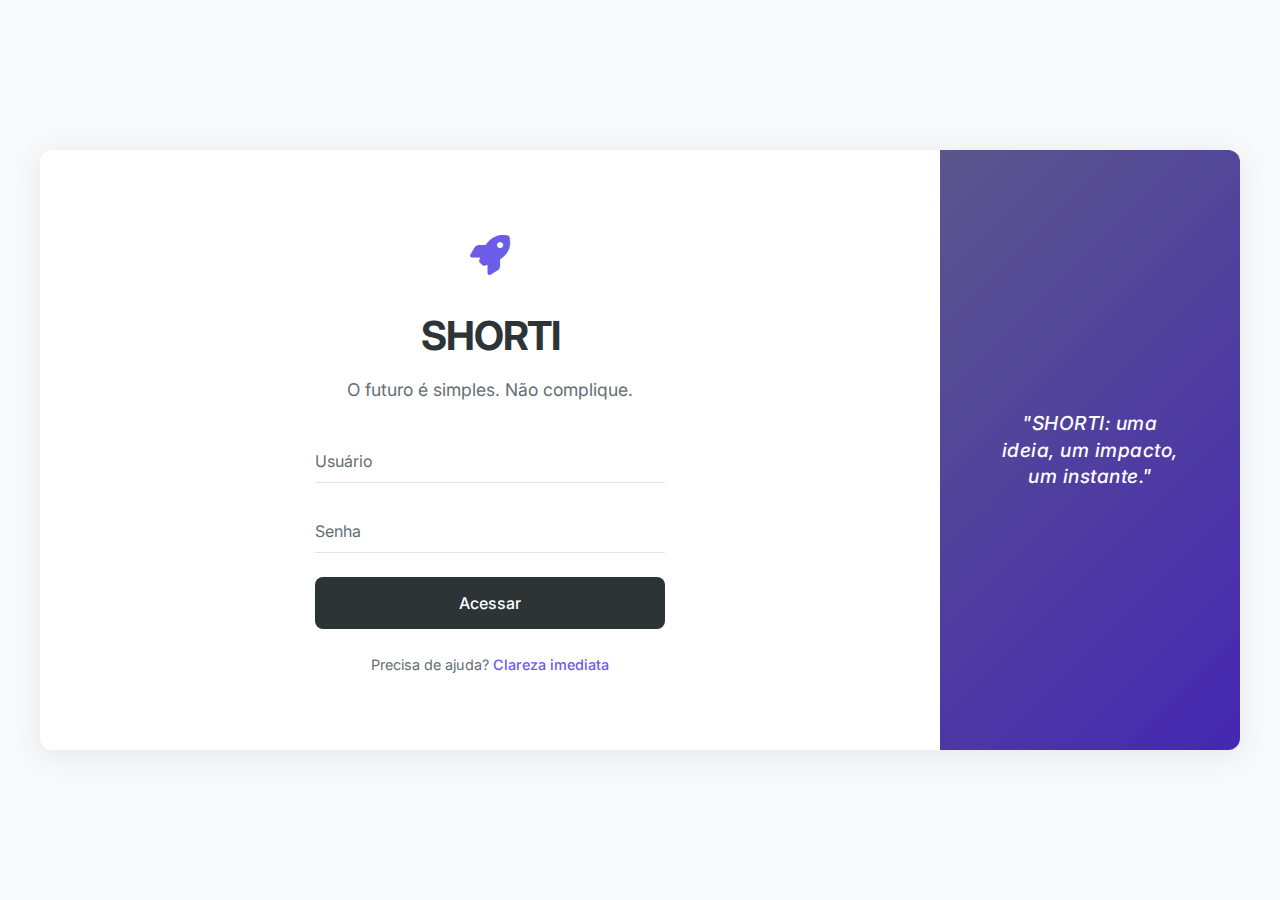
<file: index.html>
<!DOCTYPE html>
<html lang="pt-br">
<head>
    <meta charset="UTF-8">
    <meta name="viewport" content="width=device-width, initial-scale=1.0">
    <title>Acesso - SHORTI</title>
    <link rel="stylesheet" href="styles.css">
    <link href="https://fonts.googleapis.com/css2?family=Inter:wght@300;400;500;600;700&display=swap" rel="stylesheet">
    <link rel="stylesheet" href="https://cdnjs.cloudflare.com/ajax/libs/font-awesome/6.4.0/css/all.min.css">
</head>
<body>
    <div class="essence-container">
        <!-- Conteúdo Principal -->
        <div class="essence-content">
            <div class="brand-essence">
                <div class="simple-icon">
                    <i class="fas fa-rocket"></i>
                </div>
                <h1>SHORTI</h1>
                <p class="manifesto-text">O futuro é simples. Não complique.</p>
            </div>
            
            <form id="loginForm" class="essential-form">
                <div class="input-essence">
                    <input type="text" id="username" required placeholder=" ">
                    <label for="username">Usuário</label>
                    <div class="focus-line"></div>
                </div>
                
                <div class="input-essence">
                    <input type="password" id="password" required placeholder=" ">
                    <label for="password">Senha</label>
                    <div class="focus-line"></div>
                </div>
                
                <button type="submit" class="essence-btn" id="submitBtn">
                    <span class="btn-text">Acessar</span>
                    <div class="essence-loader hidden">
                        <div class="loader-dot"></div>
                        <div class="loader-dot"></div>
                        <div class="loader-dot"></div>
                    </div>
                </button>
            </form>
            
            <div class="essence-footer">
                <p>Precisa de ajuda? <a href="#">Clareza imediata</a></p>
            </div>
        </div>
        
        <!-- Painel com Gradiente Roxo-Azul -->
        <div class="gradient-panel">
            <p>"SHORTI: uma ideia, um impacto, um instante."</p>
        </div>
    </div>

    <script src="/main.js"></script>
</body>
</html>
</file>
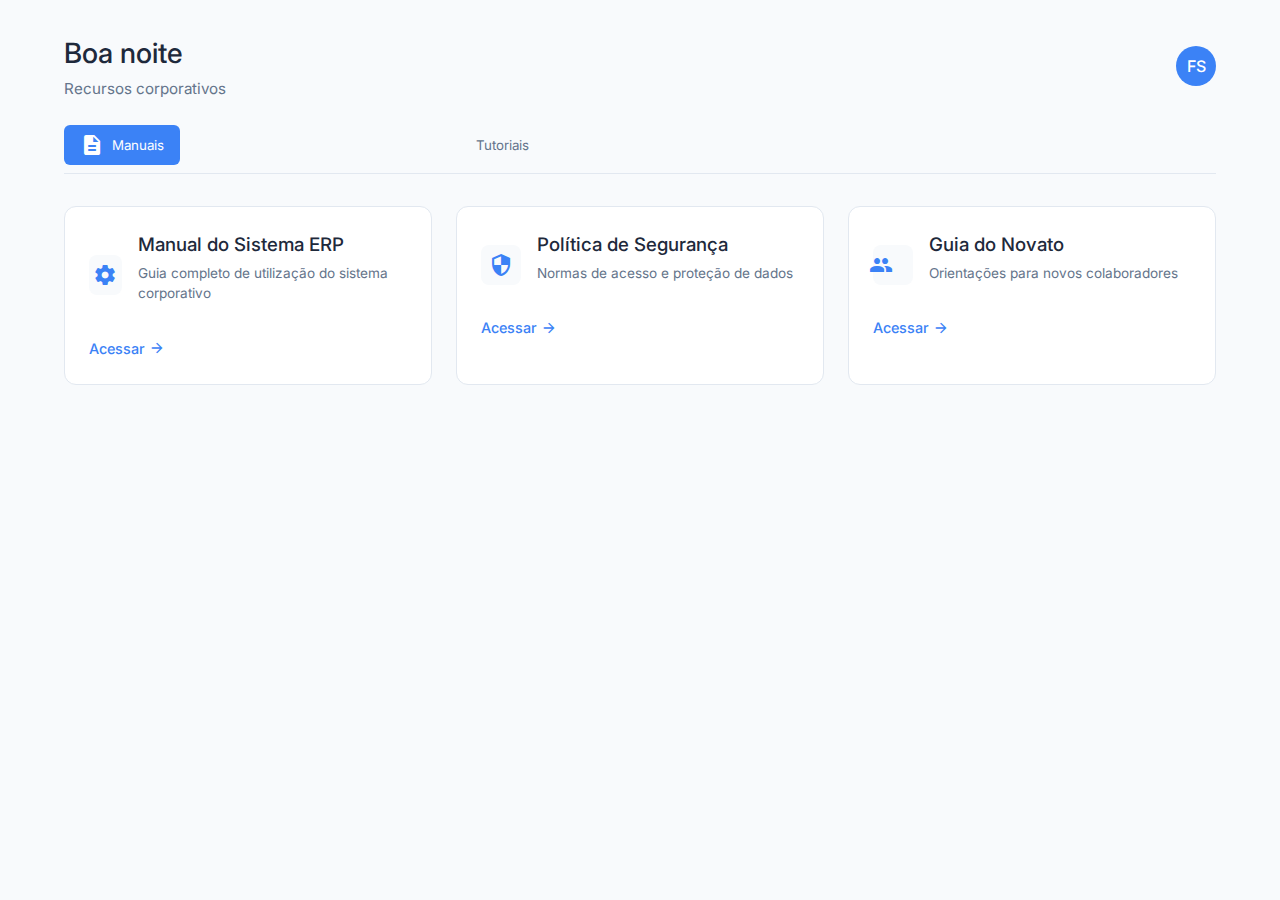
<file: tutoriais/index.html>
<!DOCTYPE html>
<html lang="pt-BR">
<head>
  <meta charset="UTF-8">
  <meta name="viewport" content="width=device-width, initial-scale=1.0">
  <title>Portal Corporativo</title>
  <link href="https://fonts.googleapis.com/css2?family=Inter:wght@300;400;500;600&display=swap" rel="stylesheet">
  <link href="https://fonts.googleapis.com/icon?family=Material+Icons" rel="stylesheet">
  <link rel="stylesheet" href="styles.css">
</head>
<body>
  <div class="app-container">
    <!-- Header -->
    <header class="header">
      <div class="greeting">
        <h1 id="dynamic-greeting">Bom dia</h1>
        <p>Recursos corporativos</p>
      </div>
      <div class="user-profile">
        <div class="user-avatar" id="user-avatar">FS</div>
      </div>
    </header>

    <!-- Navegação -->
    <nav class="navigation">
      <button class="nav-btn active" onclick="loadSection('manuais')">
        <span class="material-icons">description</span> Manuais
      </button>
      <button class="nav-btn" onclick="loadSection('tutoriais')">
        <span class="material-icons">play_circle</span> Tutoriais
      </button>
    </nav>

    <!-- Conteúdo Dinâmico -->
    <main id="content-section">
      <!-- Carregado via JavaScript -->
    </main>
  </div>

  <script src="main.js"></script>
</body>
</html>
</file>
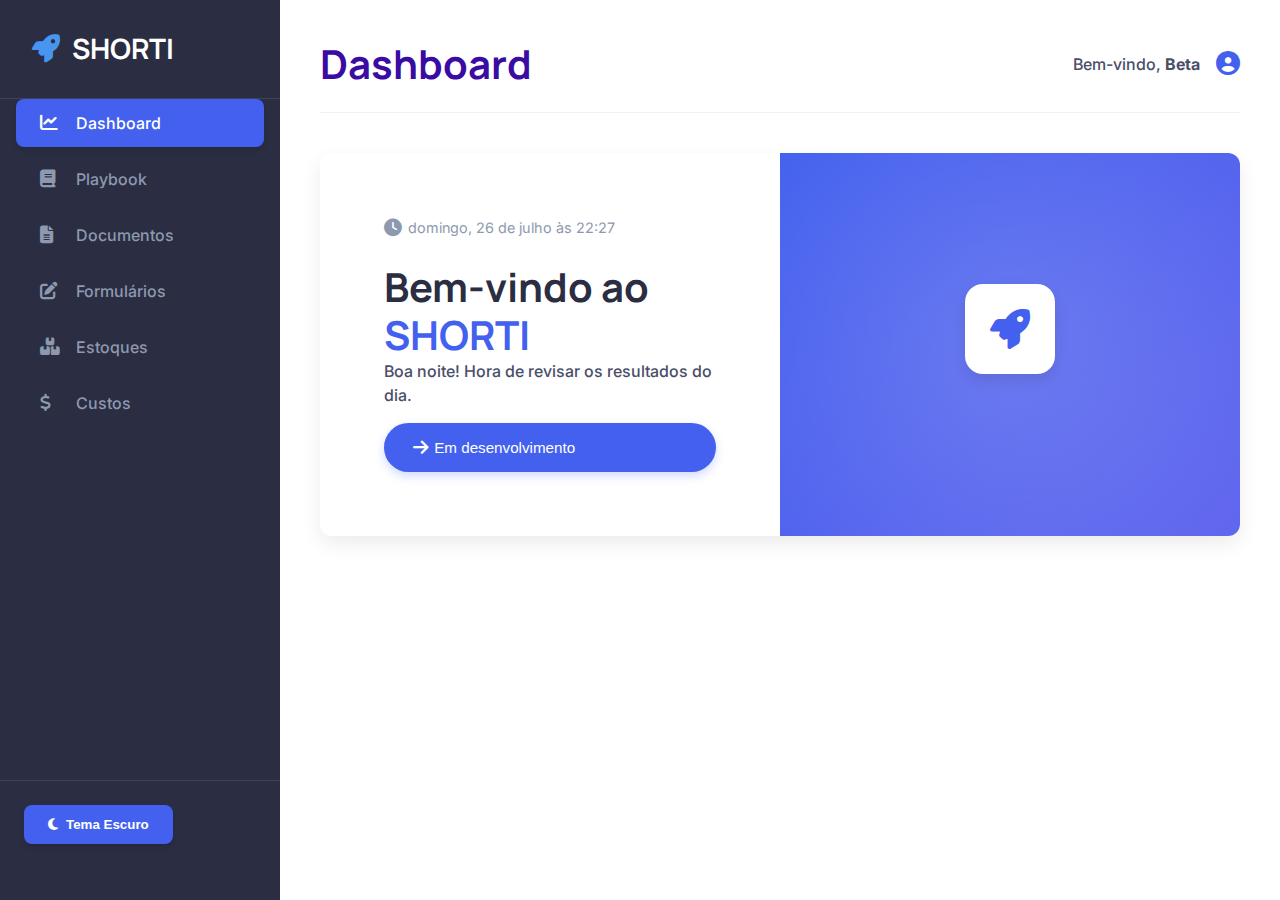
<file: shorti.html>
<!DOCTYPE html>
<html lang="pt-BR">
<head>
    <meta charset="UTF-8">
    <meta name="viewport" content="width=device-width, initial-scale=1.0">
    <title>SHORT! - Dashboard</title>
    <link rel="stylesheet" href="https://cdnjs.cloudflare.com/ajax/libs/font-awesome/6.4.0/css/all.min.css">
    <link href="https://fonts.googleapis.com/css2?family=Inter:wght@400;500;600;700&family=Manrope:wght@700;800&display=swap" rel="stylesheet">
    <link rel="stylesheet" href="css/styles.css">
</head>
<body>
    <!-- Botão de menu mobile -->
    <button class="menu-toggle">
        <i class="fas fa-bars"></i>
    </button>
    
    <!-- Overlay para menu mobile -->
    <div class="overlay"></div>

    <!-- Sidebar -->
    <div class="sidebar">
        <div class="sidebar-header">
            <h2><i class="fas fa-rocket"></i> SHORTI</h2>
        </div>
        
        <div class="nav-menu">
            <div class="nav-item">
                <a href="#" class="nav-link active" data-page="dashboard">
                    <i class="fas fa-chart-line"></i>
                    <span>Dashboard</span>
                </a>
            </div>
            
            <div class="nav-item">
                <a href="#" class="nav-link" data-page="playbook">
                    <i class="fas fa-book"></i>
                    <span>Playbook</span>
                </a>
            </div>
            
            <div class="nav-item">
                <a href="#" class="nav-link" data-page="documentos">
                    <i class="fas fa-file-alt"></i>
                    <span>Documentos</span>
                </a>
            </div>
            
            <div class="nav-item">
                <a href="#" class="nav-link" data-page="formularios">
                    <i class="fas fa-edit"></i>
                    <span>Formulários</span>
                </a>
            </div>
            
            <div class="nav-item">
                <a href="#" class="nav-link" data-page="estoques">
                    <i class="fas fa-boxes"></i>
                    <span>Estoques</span>
                </a>
            </div>
            
            <div class="nav-item">
                <a href="#" class="nav-link" data-page="custos">
                    <i class="fas fa-dollar-sign"></i>
                    <span>Custos</span>
                </a>
            </div>
        </div>
        
        <div class="sidebar-footer">
            <button class="btn" onclick="toggleTheme()">
                <i class="fas fa-moon"></i>
                <span>Tema Escuro</span>
            </button>
        </div>
    </div>

    <!-- Conteúdo principal -->
    <div class="main-content">
        <div class="header">
            <h1 id="page-title">Dashboard</h1>
            <div class="header-actions">
                <div class="greeting">Bem-vindo, <strong>Beta</strong></div>
                <div class="user-avatar">
                    <i class="fas fa-user-circle" style="font-size: 1.5rem; color: var(--primary);"></i>
                </div>
            </div>
        </div>

        <!-- Página Dashboard -->
        <div id="dashboard" class="content-page active">
            <div class="welcome-container">
                <div class="welcome-content">
                    <div class="time">
                        <i class="fas fa-clock"></i>
                        <span id="current-time"></span>
                    </div>
                    <h1>Bem-vindo ao <br><span style="color: var(--primary);">SHORTI</span></h1>
                    <p class="greeting" id="greeting-text">Sua plataforma de gestão completa está pronta para uso.</p>
                    <button class="btn-primary">
                        <i class="fas fa-arrow-right"></i> Em desenvolvimento 
                    </button>
                </div>
                <div class="welcome-graphic">
                    <div class="logo">
                        <i class="fas fa-rocket"></i>
                    </div>
                </div>
            </div>
        </div>
        <!-- Página Playbook -->
        <div id="playbook" class="content-page">
            <div class="card">
                <div class="card-header">
                    <h3>Playbook</h3>
                    <button class="btn btn-sm">
                        <i class="fas fa-plus"></i>
                        Adicionar
                    </button>
                </div>
                <div class="dev-message">
                    Estamos em desenvolvimento. A responsividade pode não estar 100% ainda.
                </div>
                <div class="table-responsive">
                    <table>
                        <thead>
                            <tr>
                                <th>Passo</th>
                                <th>Descrição</th>
                                <th>Atualizado em</th>
                                <th>Ações</th>
                            </tr>
                        </thead>
                        <tbody>
                            <tr>
                                <td>1</td>
                                <td>Inicialização do sistema</td>
                                <td>05/05/2023</td>
                                <td>
                                    <button class="btn btn-sm">
                                        <i class="fas fa-edit"></i>
                                    </button>
                                </td>
                            </tr>
                            <tr>
                                <td>2</td>
                                <td>Configuração inicial</td>
                                <td>03/05/2023</td>
                                <td>
                                    <button class="btn btn-sm">
                                        <i class="fas fa-edit"></i>
                                    </button>
                                </td>
                            </tr>
                        </tbody>
                    </table>
                </div>
                <div class="table-cards">
                    <div class="card-row">
                        <div class="card-row-header">Inicialização do sistema</div>
                        <div class="card-row-item">
                            <span class="card-row-label">Passo:</span>
                            <span>1</span>
                        </div>
                        <div class="card-row-item">
                            <span class="card-row-label">Atualizado em:</span>
                            <span>05/05/2023</span>
                        </div>
                        <div class="card-row-actions">
                            <button class="btn btn-sm">
                                <i class="fas fa-edit"></i>
                            </button>
                        </div>
                    </div>
                    <div class="card-row">
                        <div class="card-row-header">Configuração inicial</div>
                        <div class="card-row-item">
                            <span class="card-row-label">Passo:</span>
                            <span>2</span>
                        </div>
                        <div class="card-row-item">
                            <span class="card-row-label">Atualizado em:</span>
                            <span>03/05/2023</span>
                        </div>
                        <div class="card-row-actions">
                            <button class="btn btn-sm">
                                <i class="fas fa-edit"></i>
                            </button>
                        </div>
                    </div>
                </div>
            </div>
        </div>

        <!-- Página Documentos -->
        <div id="documentos" class="content-page">
            <div class="card">
                <div class="card-header">
                    <h3>Documentos</h3>
                    <button class="btn btn-sm">
                        <i class="fas fa-upload"></i>
                        Upload
                    </button>
                </div>
                <div class="dev-message">
                    Estamos em desenvolvimento. A responsividade pode não estar 100% ainda.
                </div>
                <div class="table-responsive">
                    <table>
                        <thead>
                            <tr>
                                <th>Nome</th>
                                <th>Tipo</th>
                                <th>Tamanho</th>
                                <th>Data</th>
                                <th>Ações</th>
                            </tr>
                        </thead>
                        <tbody>
                            <tr>
                                <td>Manual do Usuário.pdf</td>
                                <td>PDF</td>
                                <td>2.4 MB</td>
                                <td>15/05/2023</td>
                                <td>
                                    <button class="btn btn-sm">
                                        <i class="fas fa-eye"></i>
                                    </button>
                                </td>
                            </tr>
                            <tr>
                                <td>Política de Segurança.docx</td>
                                <td>DOCX</td>
                                <td>1.8 MB</td>
                                <td>10/05/2023</td>
                                <td>
                                    <button class="btn btn-sm">
                                        <i class="fas fa-eye"></i>
                                    </button>
                                </td>
                            </tr>
                        </tbody>
                    </table>
                </div>
                <div class="table-cards">
                    <div class="card-row">
                        <div class="card-row-header">Manual do Usuário.pdf</div>
                        <div class="card-row-item">
                            <span class="card-row-label">Tipo:</span>
                            <span>PDF</span>
                        </div>
                        <div class="card-row-item">
                            <span class="card-row-label">Tamanho:</span>
                            <span>2.4 MB</span>
                        </div>
                        <div class="card-row-item">
                            <span class="card-row-label">Data:</span>
                            <span>15/05/2023</span>
                        </div>
                        <div class="card-row-actions">
                            <button class="btn btn-sm">
                                <i class="fas fa-eye"></i>
                            </button>
                        </div>
                    </div>
                    <div class="card-row">
                        <div class="card-row-header">Política de Segurança.docx</div>
                        <div class="card-row-item">
                            <span class="card-row-label">Tipo:</span>
                            <span>DOCX</span>
                        </div>
                        <div class="card-row-item">
                            <span class="card-row-label">Tamanho:</span>
                            <span>1.8 MB</span>
                        </div>
                        <div class="card-row-item">
                            <span class="card-row-label">Data:</span>
                            <span>10/05/2023</span>
                        </div>
                        <div class="card-row-actions">
                            <button class="btn btn-sm">
                                <i class="fas fa-eye"></i>
                            </button>
                        </div>
                    </div>
                </div>
            </div>
        </div>

        <!-- Página Formulários -->
        <div id="formularios" class="content-page">
            <div class="card">
                <div class="card-header">
                    <h3>Formulários</h3>
                    <button class="btn btn-sm">
                        <i class="fas fa-plus"></i>
                        Criar Novo
                    </button>
                </div>
                <div class="dev-message">
                    Estamos em desenvolvimento. A responsividade pode não estar 100% ainda.
                </div>
                <div class="table-responsive">
                    <table>
                        <thead>
                            <tr>
                                <th>Nome</th>
                                <th>Status</th>
                                <th>Respostas</th>
                                <th>Última Atualização</th>
                                <th>Ações</th>
                            </tr>
                        </thead>
                        <tbody>
                            <tr>
                                <td>Cadastro de Usuário</td>
                                <td><span class="status-badge success">Ativo</span></td>
                                <td>24</td>
                                <td>08/05/2023</td>
                                <td>
                                    <button class="btn btn-sm">
                                        <i class="fas fa-edit"></i>
                                    </button>
                                </td>
                            </tr>
                            <tr>
                                <td>Pesquisa de Satisfação</td>
                                <td><span class="status-badge success">Ativo</span></td>
                                <td>56</td>
                                <td>05/05/2023</td>
                                <td>
                                    <button class="btn btn-sm">
                                        <i class="fas fa-edit"></i>
                                    </button>
                                </td>
                            </tr>
                        </tbody>
                    </table>
                </div>
                <div class="table-cards">
                    <div class="card-row">
                        <div class="card-row-header">Cadastro de Usuário</div>
                        <div class="card-row-item">
                            <span class="card-row-label">Status:</span>
                            <span><span class="status-badge success">Ativo</span></span>
                        </div>
                        <div class="card-row-item">
                            <span class="card-row-label">Respostas:</span>
                            <span>24</span>
                        </div>
                        <div class="card-row-item">
                            <span class="card-row-label">Última Atualização:</span>
                            <span>08/05/2023</span>
                        </div>
                        <div class="card-row-actions">
                            <button class="btn btn-sm">
                                <i class="fas fa-edit"></i>
                            </button>
                        </div>
                    </div>
                    <div class="card-row">
                        <div class="card-row-header">Pesquisa de Satisfação</div>
                        <div class="card-row-item">
                            <span class="card-row-label">Status:</span>
                            <span><span class="status-badge success">Ativo</span></span>
                        </div>
                        <div class="card-row-item">
                            <span class="card-row-label">Respostas:</span>
                            <span>56</span>
                        </div>
                        <div class="card-row-item">
                            <span class="card-row-label">Última Atualização:</span>
                            <span>05/05/2023</span>
                        </div>
                        <div class="card-row-actions">
                            <button class="btn btn-sm">
                                <i class="fas fa-edit"></i>
                            </button>
                        </div>
                    </div>
                </div>
            </div>
        </div>

        <!-- Página Estoques -->
        <div id="estoques" class="content-page">
            <div class="card">
                <div class="card-header">
                    <h3>Estoques</h3>
                    <button class="btn btn-sm">
                        <i class="fas fa-plus"></i>
                        Adicionar Item
                    </button>
                </div>
                <div class="dev-message">
                    Estamos em desenvolvimento. A responsividade pode não estar 100% ainda.
                </div>
                <div class="estoque-container">
                    <div class="card-categoria">
                        <h4>Notebooks</h4>
                        <div class="item-card">
                            <h5>Notebook Dell XPS 15</h5>
                            <p>Quantidade: 15</p>
                            <p>Localização: Armazém A, Prateleira B2</p>
                            <button class="btn btn-sm">
                                <i class="fas fa-edit"></i>
                                Editar
                            </button>
                        </div>
                        <div class="item-card">
                            <h5>MacBook Pro M2</h5>
                            <p>Quantidade: 8</p>
                            <p>Localização: Armazém A, Prateleira C1</p>
                            <button class="btn btn-sm">
                                <i class="fas fa-edit"></i>
                                Editar
                            </button>
                        </div>
                    </div>
        
                    <div class="card-categoria">
                        <h4>Periféricos</h4>
                        <div class="item-card">
                            <h5>Mouse Sem Fio Logitech MX</h5>
                            <p>Quantidade: 42</p>
                            <p>Localização: Armazém B, Prateleira A3</p>
                            <button class="btn btn-sm">
                                <i class="fas fa-edit"></i>
                                Editar
                            </button>
                        </div>
                        <div class="item-card">
                            <h5>Teclado Mecânico Keychron</h5>
                            <p>Quantidade: 25</p>
                            <p>Localização: Armazém B, Prateleira B1</p>
                            <button class="btn btn-sm">
                                <i class="fas fa-edit"></i>
                                Editar
                            </button>
                        </div>
                    </div>
        
                    <div class="card-categoria">
                        <h4>Monitores</h4>
                        <div class="item-card">
                            <h5>Monitor Dell 27" 4K</h5>
                            <p>Quantidade: 12</p>
                            <p>Localização: Armazém C, Prateleira A2</p>
                            <button class="btn btn-sm">
                                <i class="fas fa-edit"></i>
                                Editar
                            </button>
                        </div>
                    </div>
                </div>
            </div>
        </div>

        <!-- Página Custos -->
        <div id="custos" class="content-page">
            <div class="card">
                <div class="card-header">
                    <h3>Custos</h3>
                    <div class="filters-container">
                        <select class="form-select" id="mesFilter">
                            <option value="todos">Todos os Meses</option>
                            <option value="janeiro-2024">Janeiro 2024</option>
                            <option value="janeiro-2025" selected>Janeiro 2025</option>
                        </select>
                        <button class="btn btn-sm" id="filtrarBtn">
                            <i class="fas fa-filter"></i>
                            Filtrar
                        </button>
                        <button class="btn btn-sm">
                            <i class="fas fa-file-export"></i>
                            Exportar
                        </button>
                    </div>
                </div>
                <div class="dev-message">
                    Estamos em desenvolvimento. A responsividade pode não estar 100% ainda.
                </div>

                <!-- Tabelas por mês -->
                <div class="table-responsive month-table" id="janeiro-2024-table" data-mes="janeiro-2024" style="display: none;">
                    <table>
                        <thead>
                            <tr>
                                <th>Categoria</th>
                                <th>Valor</th>
                                <th>Descrição</th>
                                <th>Data</th>
                                <th>Ações</th>
                            </tr>
                        </thead>
                        <tbody>
                            <tr>
                                <td>DataDog Club</td>
                                <td>R$ 1.200,00</td>
                                <td>Monitoramento de clubes</td>
                                <td>15/01/2024</td>
                                <td>
                                    <a href="/detalhes/datadog-club-jan24" class="btn btn-sm">
                                        <i class="fas fa-search"></i>
                                        Detalhes
                                    </a>
                                </td>
                            </tr>
                        </tbody>
                    </table>
                    <div class="table-cards">
                        <div class="card-row">
                            <div class="card-row-header">DataDog Club</div>
                            <div class="card-row-item">
                                <span class="card-row-label">Valor:</span>
                                <span>R$ 1.200,00</span>
                            </div>
                            <div class="card-row-item">
                                <span class="card-row-label">Descrição:</span>
                                <span>Monitoramento de clubes</span>
                            </div>
                            <div class="card-row-item">
                                <span class="card-row-label">Data:</span>
                                <span>15/01/2024</span>
                            </div>
                            <div class="card-row-actions">
                                <a href="/detalhes/datadog-club-jan24" class="btn btn-sm">
                                    <i class="fas fa-search"></i>
                                    Detalhes
                                </a>
                            </div>
                        </div>
                    </div>
                </div>

                <div class="table-responsive month-table" id="janeiro-2025-table" data-mes="janeiro-2025">
                    <table>
                        <thead>
                            <tr>
                                <th>Categoria</th>
                                <th>Valor</th>
                                <th>Descrição</th>
                                <th>Data</th>
                                <th>Ações</th>
                            </tr>
                        </thead>
                        <tbody>
                            <tr>
                                <td>DataDog Greenn</td>
                                <td>R$ 1.500,00</td>
                                <td>Monitoramento ambiental</td>
                                <td>10/01/2025</td>
                                <td>
                                    <a href="https://docs.google.com/spreadsheets/d/16S9v3VwjtJ_A1ib3Aj10iWiS6x61YBeAveoo4fCUV8A/edit?gid=0#gid=0" class="btn btn-sm">
                                        <i class="fas fa-search"></i>
                                        Detalhes
                                    </a>
                                </td>
                            </tr>
                            <tr>
                                <td>DataDog Gdigital</td>
                                <td>R$ 1.800,00</td>
                                <td>Monitoramento digital</td>
                                <td>05/01/2025</td>
                                <td>
                                    <a href="/detalhes/datadog-gdigital-jan25" class="btn btn-sm">
                                        <i class="fas fa-search"></i>
                                        Detalhes
                                    </a>
                                </td>
                            </tr>
                        </tbody>
                    </table>
                    <div class="table-cards">
                        <div class="card-row">
                            <div class="card-row-header">DataDog Greenn</div>
                            <div class="card-row-item">
                                <span class="card-row-label">Valor:</span>
                                <span>R$ 1.500,00</span>
                            </div>
                            <div class="card-row-item">
                                <span class="card-row-label">Descrição:</span>
                                <span>Monitoramento ambiental</span>
                            </div>
                            <div class="card-row-item">
                                <span class="card-row-label">Data:</span>
                                <span>10/01/2025</span>
                            </div>
                            <div class="card-row-actions">
                                <a href="https://docs.google.com/spreadsheets/d/16S9v3VwjtJ_A1ib3Aj10iWiS6x61YBeAveoo4fCUV8A/edit?gid=0#gid=0" class="btn btn-sm">
                                    <i class="fas fa-search"></i>
                                    Detalhes
                                </a>
                            </div>
                        </div>
                        <div class="card-row">
                            <div class="card-row-header">DataDog Gdigital</div>
                            <div class="card-row-item">
                                <span class="card-row-label">Valor:</span>
                                <span>R$ 1.800,00</span>
                            </div>
                            <div class="card-row-item">
                                <span class="card-row-label">Descrição:</span>
                                <span>Monitoramento digital</span>
                            </div>
                            <div class="card-row-item">
                                <span class="card-row-label">Data:</span>
                                <span>05/01/2025</span>
                            </div>
                            <div class="card-row-actions">
                                <a href="/detalhes/datadog-gdigital-jan25" class="btn btn-sm">
                                    <i class="fas fa-search"></i>
                                    Detalhes
                                </a>
                            </div>
                        </div>
                    </div>
                </div>
            </div>
        </div>
    </div>

    <script src="js/main.js"></script>
</body>
</html>
</file>
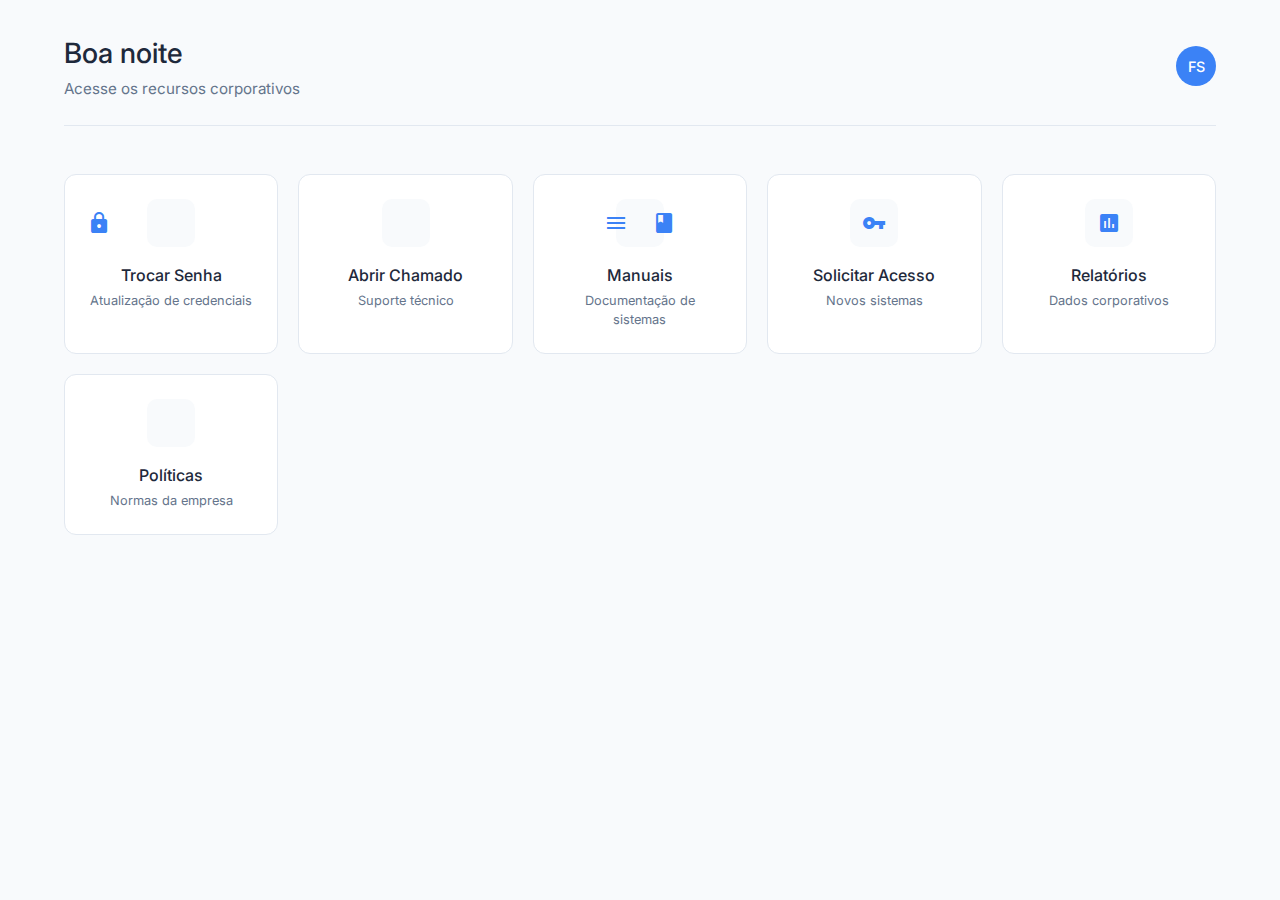
<file: teste.html>
<!DOCTYPE html>
<html lang="pt-BR">
<head>
  <meta charset="UTF-8">
  <meta name="viewport" content="width=device-width, initial-scale=1.0">
  <title>Portal Corporativo</title>
  <link href="https://fonts.googleapis.com/css2?family=Inter:wght@300;400;500;600&display=swap" rel="stylesheet">
  <link href="https://fonts.googleapis.com/icon?family=Material+Icons" rel="stylesheet">
  <style>
    :root {
      --bg: #f8fafc;
      --card: #ffffff;
      --text: #1e293b;
      --primary: #3b82f6;
      --primary-hover: #2563eb;
      --muted: #64748b;
      --border: #e2e8f0;
    }
    
    * {
      box-sizing: border-box;
      margin: 0;
      padding: 0;
    }
    
    body {
      font-family: 'Inter', sans-serif;
      background: var(--bg);
      color: var(--text);
      line-height: 1.5;
    }
    
    .app-container {
      max-width: 1200px;
      margin: 0 auto;
      padding: 2rem 1.5rem;
      min-height: 100vh;
    }
    
    /* Header */
    .header {
      display: flex;
      justify-content: space-between;
      align-items: center;
      margin-bottom: 3rem;
      padding-bottom: 1.5rem;
      border-bottom: 1px solid var(--border);
    }
    
    .greeting h1 {
      font-weight: 500;
      font-size: 1.75rem;
      color: var(--text);
    }
    
    .greeting p {
      color: var(--muted);
      font-size: 0.95rem;
      margin-top: 0.25rem;
    }
    
    .user-profile {
      display: flex;
      align-items: center;
      gap: 0.75rem;
    }
    
    .user-avatar {
      width: 40px;
      height: 40px;
      border-radius: 50%;
      background-color: var(--primary);
      display: flex;
      align-items: center;
      justify-content: center;
      color: white;
      font-weight: 500;
      font-size: 0.9rem;
    }
    
    /* Main Grid */
    .shortcuts-grid {
      display: grid;
      grid-template-columns: repeat(auto-fill, minmax(180px, 1fr));
      gap: 1.25rem;
    }
    
    .shortcut-card {
      background: var(--card);
      border-radius: 12px;
      padding: 1.5rem;
      transition: all 0.25s ease;
      border: 1px solid var(--border);
      text-align: center;
      text-decoration: none;
      color: inherit;
      display: block;
    }
    
    .shortcut-card:hover {
      transform: translateY(-2px);
      box-shadow: 0 4px 6px -1px rgba(0, 0, 0, 0.05);
      border-color: var(--primary);
    }
    
    .shortcut-icon {
      width: 48px;
      height: 48px;
      margin: 0 auto 1rem;
      background: var(--bg);
      border-radius: 10px;
      display: flex;
      align-items: center;
      justify-content: center;
      color: var(--primary);
      font-size: 1.5rem;
    }
    
    .shortcut-title {
      font-weight: 500;
      font-size: 1rem;
      margin-bottom: 0.25rem;
    }
    
    .shortcut-desc {
      font-size: 0.8rem;
      color: var(--muted);
    }
    
    /* Responsivo */
    @media (max-width: 768px) {
      .shortcuts-grid {
        grid-template-columns: repeat(auto-fill, minmax(150px, 1fr));
      }
      
      .greeting h1 {
        font-size: 1.5rem;
      }
    }
  </style>
</head>
<body>
  <div class="app-container">
    <!-- Header -->
    <header class="header">
      <div class="greeting">
        <h1 id="dynamic-greeting">Bom dia</h1>
        <p>Acesse os recursos corporativos</p>
      </div>
      
      <div class="user-profile">
        <div class="user-avatar" id="user-avatar">
          <!-- Iniciais serão preenchidas via JS -->
        </div>
      </div>
    </header>
    
    <!-- Grid de Atalhos - Agora com links diretos -->
    <main class="shortcuts-grid">
      <a href="https://docs.google.com/forms/..." class="shortcut-card" target="_blank">
        <div class="shortcut-icon">
          <span class="material-icons">lock_reset</span>
        </div>
        <h3 class="shortcut-title">Trocar Senha</h3>
        <p class="shortcut-desc">Atualização de credenciais</p>
      </a>
      
      <a href="https://docs.google.com/forms/..." class="shortcut-card" target="_blank">
        <div class="shortcut-icon">
          <span class="material-icons">support_agent</span>
        </div>
        <h3 class="shortcut-title">Abrir Chamado</h3>
        <p class="shortcut-desc">Suporte técnico</p>
      </a>
      
      <a href="tutoriais/index.html" class="shortcut-card" target="_blank">
        <div class="shortcut-icon">
          <span class="material-icons">menu_book</span>
        </div>
        <h3 class="shortcut-title">Manuais</h3>
        <p class="shortcut-desc">Documentação de sistemas</p>
      </a>
      
      <a href="https://docs.google.com/forms/..." class="shortcut-card" target="_blank">
        <div class="shortcut-icon">
          <span class="material-icons">vpn_key</span>
        </div>
        <h3 class="shortcut-title">Solicitar Acesso</h3>
        <p class="shortcut-desc">Novos sistemas</p>
      </a>
      
      <a href="https://powerbi.empresa.com/relatorios" class="shortcut-card" target="_blank">
        <div class="shortcut-icon">
          <span class="material-icons">insert_chart</span>
        </div>
        <h3 class="shortcut-title">Relatórios</h3>
        <p class="shortcut-desc">Dados corporativos</p>
      </a>
      
      <a href="https://intranet.empresa.com/politicas" class="shortcut-card" target="_blank">
        <div class="shortcut-icon">
          <span class="material-icons">policy</span>
        </div>
        <h3 class="shortcut-title">Políticas</h3>
        <p class="shortcut-desc">Normas da empresa</p>
      </a>
    </main>
  </div>

  <script>
    // Configuração do Usuário
    const userName = "Fulano Silva"; // Substituir por dados reais
    const userInitials = userName.split(' ').map(n => n[0]).join('').toUpperCase();
    
    // Atualizar interface
    document.getElementById('user-avatar').textContent = userInitials;
    
    // Saudação dinâmica
    function updateGreeting() {
      const hour = new Date().getHours();
      let greeting = "Bom dia";
      if (hour >= 12 && hour < 18) greeting = "Boa tarde";
      if (hour >= 18) greeting = "Boa noite";
      
      document.getElementById('dynamic-greeting').textContent = greeting;
    }
    
    // Inicialização
    updateGreeting();

    // Opcional: Abertura inteligente de links (ex: abrir na mesma aba para intranet)
    document.querySelectorAll('.shortcut-card').forEach(card => {
      card.addEventListener('click', (e) => {
        if (card.href.includes('intranet.empresa.com')) {
          e.preventDefault();
          window.location.href = card.href; // Abre na mesma aba
        }
        // Outros links abrem em nova aba (padrão pelo target="_blank")
      });
    });
  </script>
</body>
</html>
</file>
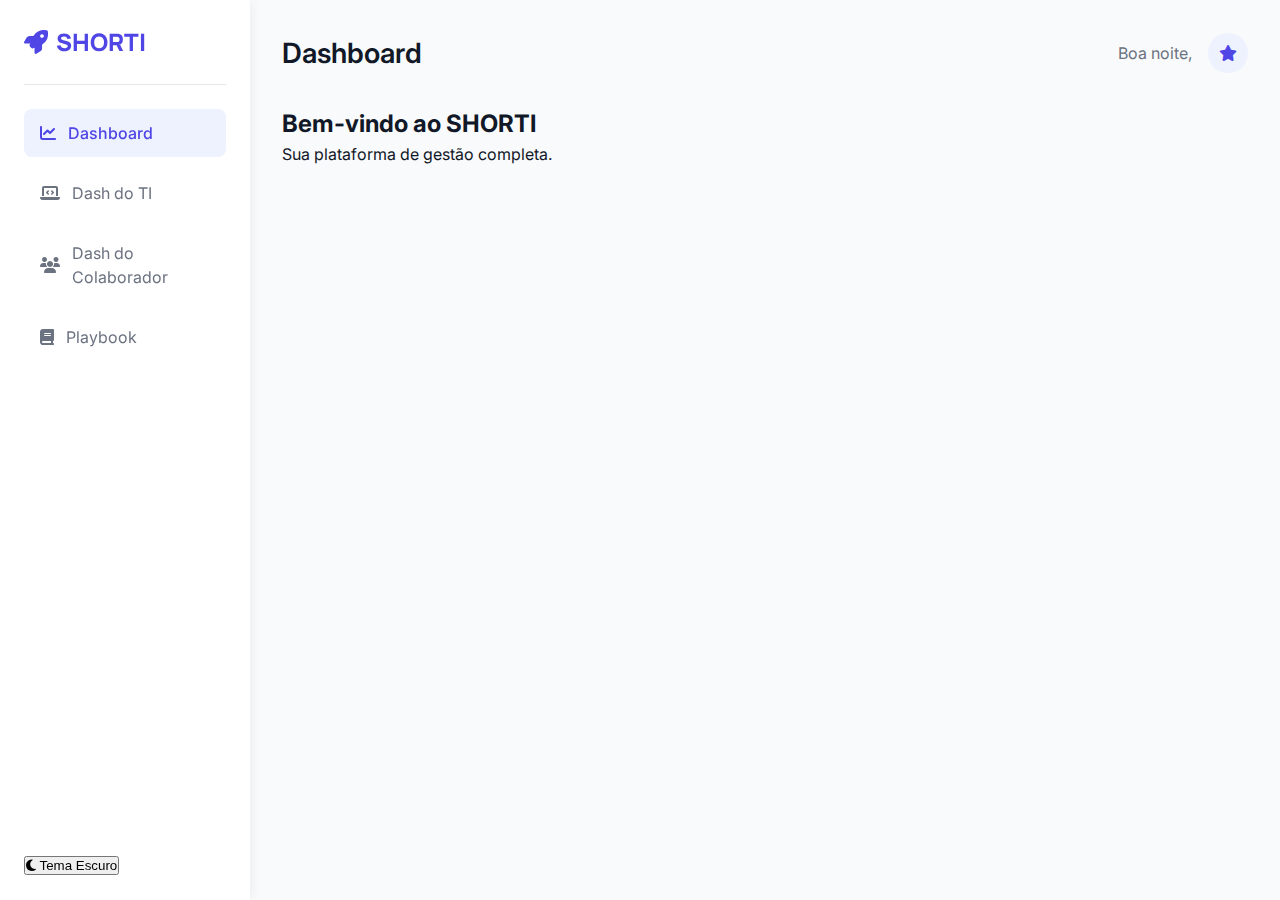
<file: teste2.html>
<!DOCTYPE html>
<html lang="pt-BR">
<head>
    <meta charset="UTF-8">
    <meta name="viewport" content="width=device-width, initial-scale=1.0">
    <title>SHORT! - Dashboard</title>
    <link rel="stylesheet" href="https://cdnjs.cloudflare.com/ajax/libs/font-awesome/6.4.0/css/all.min.css">
    <link href="https://fonts.googleapis.com/css2?family=Inter:wght@400;500;600;700&family=Manrope:wght@700;800&display=swap" rel="stylesheet">
    <style>
        :root {
            --primary: #4F46E5;
            --primary-light: #6366F1;
            --background: #F9FAFB;
            --card-bg: #FFFFFF;
            --text: #111827;
            --text-light: #6B7280;
            --border: #E5E7EB;
        }
        
        * {
            margin: 0;
            padding: 0;
            box-sizing: border-box;
        }
        
        body {
            font-family: 'Inter', sans-serif;
            background-color: var(--background);
            color: var(--text);
            line-height: 1.5;
        }
        
        /* Layout Principal */
        .app-container {
            display: flex;
            min-height: 100vh;
        }
        
        /* Sidebar */
        .sidebar {
            width: 250px;
            background: white;
            box-shadow: 2px 0 10px rgba(0,0,0,0.05);
            padding: 1.5rem;
            position: fixed;
            height: 100vh;
            z-index: 100;
            transition: transform 0.3s ease;
        }
        
        .sidebar-header {
            padding-bottom: 1.5rem;
            border-bottom: 1px solid var(--border);
            margin-bottom: 1.5rem;
        }
        
        .sidebar-header h2 {
            font-family: 'Manrope', sans-serif;
            font-weight: 800;
            color: var(--primary);
            display: flex;
            align-items: center;
            gap: 0.5rem;
        }
        
        .nav-menu {
            display: flex;
            flex-direction: column;
            gap: 0.5rem;
        }
        
        .nav-item {
            margin-bottom: 0.25rem;
        }
        
        .nav-link {
            display: flex;
            align-items: center;
            gap: 0.75rem;
            padding: 0.75rem 1rem;
            border-radius: 8px;
            color: var(--text-light);
            text-decoration: none;
            transition: all 0.2s;
        }
        
        .nav-link:hover {
            background-color: #F5F3FF;
            color: var(--primary);
        }
        
        .nav-link.active {
            background-color: #EEF2FF;
            color: var(--primary);
            font-weight: 500;
        }
        
        .sidebar-footer {
            position: absolute;
            bottom: 1.5rem;
            left: 1.5rem;
            right: 1.5rem;
        }
        
        /* Conteúdo Principal */
        .main-content {
            flex: 1;
            margin-left: 250px;
            padding: 2rem;
            background-color: var(--background);
        }
        
        .header {
            display: flex;
            justify-content: space-between;
            align-items: center;
            margin-bottom: 2rem;
        }
        
        .header h1 {
            font-size: 1.75rem;
            font-weight: 600;
        }
        
        .header-actions {
            display: flex;
            align-items: center;
            gap: 1rem;
        }
        
        .greeting {
            color: var(--text-light);
        }
        
        .user-avatar {
            width: 40px;
            height: 40px;
            border-radius: 50%;
            background-color: #EEF2FF;
            display: flex;
            align-items: center;
            justify-content: center;
            color: var(--primary);
        }
        
        /* Páginas de Conteúdo */
        .content-page {
            display: none;
        }
        
        .content-page.active {
            display: block;
        }
        
        /* Estilos do Dash do TI */
        .dash-container {
            background: white;
            border-radius: 12px;
            padding: 2rem;
            box-shadow: 0 1px 3px rgba(0,0,0,0.05);
        }
        
        .dash-header {
            display: flex;
            justify-content: space-between;
            align-items: center;
            margin-bottom: 2rem;
            padding-bottom: 1.5rem;
            border-bottom: 1px solid var(--border);
        }
        
        .dash-header h1 {
            font-size: 1.5rem;
            font-weight: 600;
        }
        
        .shortcuts-grid {
            display: grid;
            grid-template-columns: repeat(auto-fill, minmax(200px, 1fr));
            gap: 1.5rem;
        }
        
        .shortcut-card {
            background: white;
            border-radius: 12px;
            padding: 1.5rem;
            text-align: center;
            text-decoration: none;
            color: var(--text);
            border: 1px solid var(--border);
            transition: all 0.2s;
        }
        
        .shortcut-card:hover {
            transform: translateY(-2px);
            box-shadow: 0 4px 6px -1px rgba(0,0,0,0.05);
            border-color: var(--primary);
        }
        
        .shortcut-icon {
            width: 48px;
            height: 48px;
            margin: 0 auto 1rem;
            background: var(--background);
            border-radius: 10px;
            display: flex;
            align-items: center;
            justify-content: center;
            color: var(--primary);
            font-size: 1.25rem;
        }
        
        .shortcut-title {
            font-weight: 500;
            margin-bottom: 0.25rem;
        }
        
        .shortcut-desc {
            font-size: 0.85rem;
            color: var(--text-light);
        }
        
        /* Modal */
        .modal {
            display: none;
            position: fixed;
            top: 0;
            left: 0;
            width: 100%;
            height: 100%;
            background-color: rgba(0,0,0,0.5);
            z-index: 1000;
            align-items: center;
            justify-content: center;
        }
        
        .modal-content {
            background: white;
            padding: 2rem;
            border-radius: 12px;
            width: 90%;
            max-width: 800px;
        }
        
        .close-modal {
            position: absolute;
            top: 1rem;
            right: 1rem;
            background: none;
            border: none;
            font-size: 1.5rem;
            cursor: pointer;
        }
        
        /* Responsividade */
        @media (max-width: 768px) {
            .sidebar {
                transform: translateX(-100%);
            }
            
            .sidebar.open {
                transform: translateX(0);
            }
            
            .main-content {
                margin-left: 0;
            }
            
            .shortcuts-grid {
                grid-template-columns: repeat(auto-fill, minmax(150px, 1fr));
            }
        }
    </style>
</head>
<body>
    <div class="app-container">
        <!-- Sidebar -->
        <div class="sidebar">
            <div class="sidebar-header">
                <h2><i class="fas fa-rocket"></i> SHORTI</h2>
            </div>
            
            <div class="nav-menu">
                <div class="nav-item">
                    <a href="#" class="nav-link active" data-page="dashboard">
                        <i class="fas fa-chart-line"></i>
                        <span>Dashboard</span>
                    </a>
                </div>

                <div class="nav-item">
                    <a href="#" class="nav-link" data-page="dashdoti">
                        <i class="fas fa-laptop-code"></i>
                        <span>Dash do TI</span>
                    </a>
                </div>

                <div class="nav-item">
                    <a href="#" class="nav-link" data-page="dashcolab">
                        <i class="fas fa-users"></i>
                        <span>Dash do Colaborador</span>
                    </a>
                </div>
                
                <div class="nav-item">
                    <a href="#" class="nav-link" data-page="playbook">
                        <i class="fas fa-book"></i>
                        <span>Playbook</span>
                    </a>
                </div>
            </div>
            
            <div class="sidebar-footer">
                <button class="btn" onclick="toggleTheme()">
                    <i class="fas fa-moon"></i>
                    <span>Tema Escuro</span>
                </button>
            </div>
        </div>

        <!-- Conteúdo Principal -->
        <div class="main-content">
            <div class="header">
                <h1 id="page-title">Dashboard</h1>
                <div class="header-actions">
                    <div class="greeting">Obrigado por nos <strong>escolher!</strong></div>
                    <div class="user-avatar">
                        <i class="fa-solid fa-star"></i>
                    </div>
                </div>
            </div>

            <!-- Página Dashboard -->
            <div id="dashboard" class="content-page active">
                <div class="welcome-container">
                    <h2>Bem-vindo ao SHORTI</h2>
                    <p>Sua plataforma de gestão completa.</p>
                </div>
            </div>

            <!-- Página Dash do TI -->
            <div id="dashdoti" class="content-page">
                <div class="dash-container">
                    <div class="dash-header">
                        <h1>Dash do TI</h1>
                        <div class="greeting">Bom dia! Selecione o serviço necessário:</div>
                    </div>
                    
                    <div class="shortcuts-grid">
                        <a href="https://docs.google.com/forms/d/e/1FAIpQLSe3nC3zVvO27RIiNB8CLYZ-8f8MvLSEJsEsy3Xz9MD0zbaVew/viewform?usp=header" class="shortcut-card" target="_blank">
                            <div class="shortcut-icon">
                                <i class="fa-solid fa-laptop-file"></i>
                            </div>
                            <h3 class="shortcut-title">Entrega de Equipamentos</h3>
                            <p class="shortcut-desc">Formulário para entrega</p>
                        </a>
                        
                        <a href="https://forms.gle/HZzXQTh5tADD8zmK8" class="shortcut-card" target="_blank">
                            <div class="shortcut-icon">
                                <i class="fas fa-undo-alt"></i>
                            </div>
                            <h3 class="shortcut-title">Devolução</h3>
                            <p class="shortcut-desc">Formulário de devolução</p>
                        </a>
                        
                        <a href="https://docs.google.com/forms/d/e/1FAIpQLSdIYQkaTB8tLkEGDparMdnveig1-9TjsbcVgcjZ0pSwBKOFWw/viewform?usp=header" class="shortcut-card" target="_blank">
                            <div class="shortcut-icon">
                                <i class="fas fa-people-arrows"></i>
                            </div>
                            <h3 class="shortcut-title">Transferência</h3>
                            <p class="shortcut-desc">Entre unidades</p>
                        </a>
                        
                        <a href="https://app.clickup.com/9011833817/v/li/901108632750" class="shortcut-card" target="_blank">
                            <div class="shortcut-icon">
                                <i class="fas fa-headset"></i>
                            </div>
                            <h3 class="shortcut-title">Suporte</h3>
                            <p class="shortcut-desc">Tasks de suporte</p>
                        </a>
                        
                        <div class="shortcut-card" id="reportsBtn">
                            <div class="shortcut-icon">
                                <i class="fas fa-chart-pie"></i>
                            </div>
                            <h3 class="shortcut-title">Relatórios</h3>
                            <p class="shortcut-desc">Boletins</p>
                        </div>
                    </div>
                </div>
            </div>

            <!-- Página Dash do Colaborador -->
            <div id="dashcolab" class="content-page">
                <div class="dash-container">
                    <div class="dash-header">
                        <h1>Dash do Colaborador</h1>
                        <div class="greeting">Bem-vindo! Selecione o que precisa:</div>
                    </div>
                    
                    <div class="shortcuts-grid">
                        <a href="#" class="shortcut-card">
                            <div class="shortcut-icon">
                                <i class="fas fa-key"></i>
                            </div>
                            <h3 class="shortcut-title">Acessos</h3>
                            <p class="shortcut-desc">Solicitar acessos</p>
                        </a>
                        
                        <a href="#" class="shortcut-card">
                            <div class="shortcut-icon">
                                <i class="fas fa-headset"></i>
                            </div>
                            <h3 class="shortcut-title">Suporte</h3>
                            <p class="shortcut-desc">Abrir chamado</p>
                        </a>
                        
                        <a href="#" class="shortcut-card">
                            <div class="shortcut-icon">
                                <i class="fas fa-file-alt"></i>
                            </div>
                            <h3 class="shortcut-title">Documentos</h3>
                            <p class="shortcut-desc">Manuais e guias</p>
                        </a>
                    </div>
                </div>
            </div>

            <!-- Página Playbook -->
            <div id="playbook" class="content-page">
                <div class="dash-container">
                    <h2>Playbook</h2>
                    <p>Conteúdo do playbook aqui...</p>
                </div>
            </div>
        </div>
    </div>

    <!-- Modal de Relatórios -->
    <div class="modal" id="reportsModal">
        <div class="modal-content">
            <button class="close-modal" id="closeModal">&times;</button>
            <h2>Relatórios e Boletins</h2>
            <div class="shortcuts-grid">
                <a href="https://drive.google.com/drive/folders/11z_76LWmmLLwvlcy4D_NMFNqlpcRfLfs?usp=drive_link" class="shortcut-card" target="_blank">
                    <div class="shortcut-icon">
                        <i class="fas fa-chart-line"></i>
                    </div>
                    <h3 class="shortcut-title">Entregas</h3>
                    <p class="shortcut-desc">Relatório de entregas</p>
                </a>
                <a href="https://drive.google.com/drive/folders/10XHQIMBUGeexTJZ5Sb6mO-_zMa0u0wzw?usp=drive_link" class="shortcut-card" target="_blank">
                    <div class="shortcut-icon">
                        <i class="fas fa-tools"></i>
                    </div>
                    <h3 class="shortcut-title">Devoluções</h3>
                    <p class="shortcut-desc">Relatório de devoluções</p>
                </a>
            </div>
        </div>
    </div>

    <script>
        // Navegação entre páginas
        document.querySelectorAll('.nav-link').forEach(link => {
            link.addEventListener('click', function(e) {
                e.preventDefault();
                
                // Remove classe active de todos os links
                document.querySelectorAll('.nav-link').forEach(item => {
                    item.classList.remove('active');
                });
                
                // Adiciona classe active ao link clicado
                this.classList.add('active');
                
                // Oculta todas as páginas
                document.querySelectorAll('.content-page').forEach(page => {
                    page.classList.remove('active');
                });
                
                // Mostra a página correspondente
                const pageId = this.getAttribute('data-page');
                document.getElementById(pageId).classList.add('active');
                
                // Atualiza o título da página
                document.getElementById('page-title').textContent = this.querySelector('span').textContent;
            });
        });
        
        // Modal de Relatórios
        const reportsBtn = document.getElementById('reportsBtn');
        const reportsModal = document.getElementById('reportsModal');
        const closeModal = document.getElementById('closeModal');
        
        if(reportsBtn) {
            reportsBtn.addEventListener('click', () => {
                reportsModal.style.display = 'flex';
            });
        }
        
        if(closeModal) {
            closeModal.addEventListener('click', () => {
                reportsModal.style.display = 'none';
            });
        }
        
        // Fechar modal ao clicar fora
        window.addEventListener('click', (e) => {
            if(e.target === reportsModal) {
                reportsModal.style.display = 'none';
            }
        });
        
        // Saudação dinâmica
        function updateGreeting() {
            const hour = new Date().getHours();
            let greeting = "Bom dia,";
            if (hour >= 12 && hour < 18) greeting = "Boa tarde,";
            if (hour >= 18) greeting = "Boa noite,";
            
            const greetingElements = document.querySelectorAll('.greeting');
            if(greetingElements.length > 0) {
                greetingElements[0].textContent = greeting;
            }
        }
        
        // Inicialização
        updateGreeting();
        
        // Alternar tema (exemplo)
        function toggleTheme() {
            document.body.classList.toggle('dark-theme');
        }
    </script>
</body>
</html>
</file>
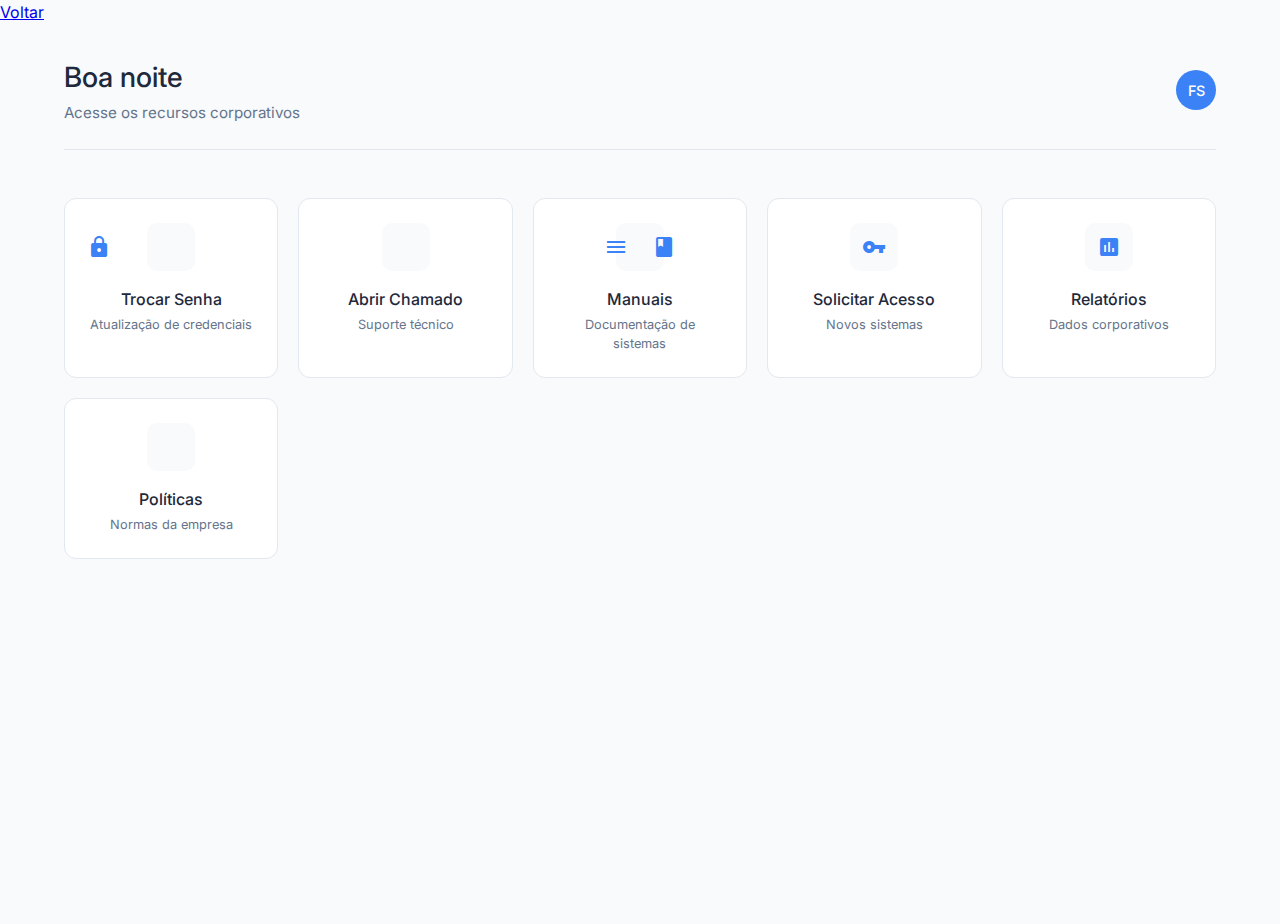
<file: dashdocolaborador/dashdocolaborador.html>
<!DOCTYPE html>
<html lang="pt-BR">
<head>
  <meta charset="UTF-8">
  <meta name="viewport" content="width=device-width, initial-scale=1.0">
  <title>Portal Corporativo</title>
  <link href="https://fonts.googleapis.com/css2?family=Inter:wght@300;400;500;600&display=swap" rel="stylesheet">
  <link href="https://fonts.googleapis.com/icon?family=Material+Icons" rel="stylesheet">
  <link rel="stylesheet" href="style.css">
</head>
<body>
    <a href="/index.html">Voltar</a>
  <div class="app-container">
    <!-- Header -->
    <header class="header">
      <div class="greeting">
        <h1 id="dynamic-greeting">Bom dia</h1>
        <p>Acesse os recursos corporativos</p>
      </div>
      
      <div class="user-profile">
        <div class="user-avatar" id="user-avatar">
          <!-- Iniciais serão preenchidas via JS -->
        </div>
      </div>
    </header>
    
    <!-- Grid de Atalhos -->
    <main class="shortcuts-grid">
      <a href="https://docs.google.com/forms/..." class="shortcut-card" target="_blank">
        <div class="shortcut-icon">
          <span class="material-icons">lock_reset</span>
        </div>
        <h3 class="shortcut-title">Trocar Senha</h3>
        <p class="shortcut-desc">Atualização de credenciais</p>
      </a>
      
      <a href="https://docs.google.com/forms/..." class="shortcut-card" target="_blank">
        <div class="shortcut-icon">
          <span class="material-icons">support_agent</span>
        </div>
        <h3 class="shortcut-title">Abrir Chamado</h3>
        <p class="shortcut-desc">Suporte técnico</p>
      </a>
      
      <a href="/tutoriais/index.html" class="shortcut-card" target="_blank">
        <div class="shortcut-icon">
          <span class="material-icons">menu_book</span>
        </div>
        <h3 class="shortcut-title">Manuais</h3>
        <p class="shortcut-desc">Documentação de sistemas</p>
      </a>
      
      <a href="https://docs.google.com/forms/..." class="shortcut-card" target="_blank">
        <div class="shortcut-icon">
          <span class="material-icons">vpn_key</span>
        </div>
        <h3 class="shortcut-title">Solicitar Acesso</h3>
        <p class="shortcut-desc">Novos sistemas</p>
      </a>
      
      <a href="https://powerbi.empresa.com/relatorios" class="shortcut-card" target="_blank">
        <div class="shortcut-icon">
          <span class="material-icons">insert_chart</span>
        </div>
        <h3 class="shortcut-title">Relatórios</h3>
        <p class="shortcut-desc">Dados corporativos</p>
      </a>
      
      <a href="https://intranet.empresa.com/politicas" class="shortcut-card" target="_blank">
        <div class="shortcut-icon">
          <span class="material-icons">policy</span>
        </div>
        <h3 class="shortcut-title">Políticas</h3>
        <p class="shortcut-desc">Normas da empresa</p>
      </a>
    </main>
  </div>

  <script src="main.js"></script>
</body>
</html>
</file>
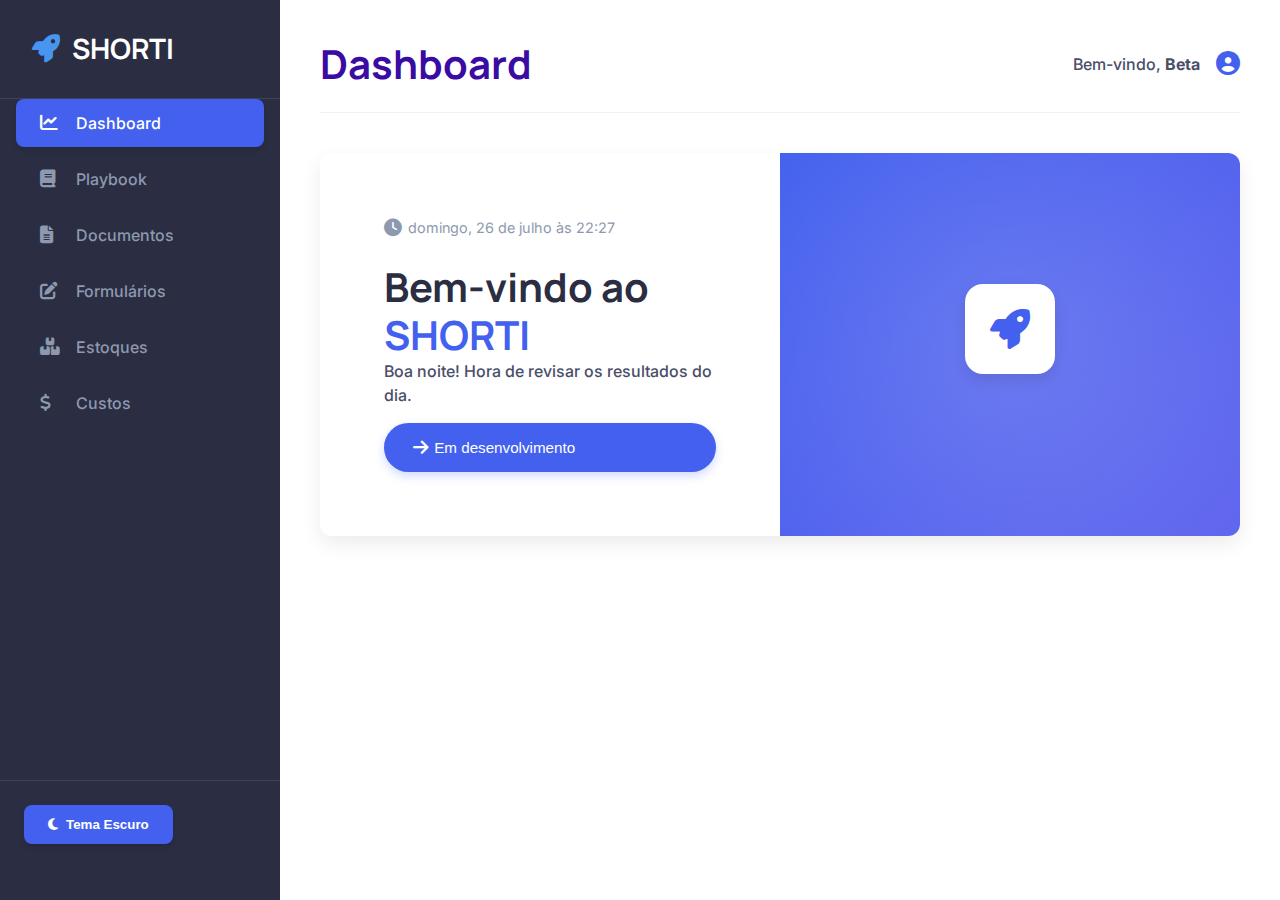
<file: shorti/shorti.html>
<!DOCTYPE html>
<html lang="pt-BR">
<head>
    <meta charset="UTF-8">
    <meta name="viewport" content="width=device-width, initial-scale=1.0">
    <title>SHORT! - Dashboard</title>
    <link rel="stylesheet" href="https://cdnjs.cloudflare.com/ajax/libs/font-awesome/6.4.0/css/all.min.css">
    <link href="https://fonts.googleapis.com/css2?family=Inter:wght@400;500;600;700&family=Manrope:wght@700;800&display=swap" rel="stylesheet">
    <link rel="stylesheet" href="/css/styles.css">
</head>
<body>
    <!-- Botão de menu mobile -->
    <button class="menu-toggle">
        <i class="fas fa-bars"></i>
    </button>
    
    <!-- Overlay para menu mobile -->
    <div class="overlay"></div>

    <!-- Sidebar -->
    <div class="sidebar">
        <div class="sidebar-header">
            <h2><i class="fas fa-rocket"></i> SHORTI</h2>
        </div>
        
        <div class="nav-menu">
            <div class="nav-item">
                <a href="#" class="nav-link active" data-page="dashboard">
                    <i class="fas fa-chart-line"></i>
                    <span>Dashboard</span>
                </a>
            </div>
            
            <div class="nav-item">
                <a href="#" class="nav-link" data-page="playbook">
                    <i class="fas fa-book"></i>
                    <span>Playbook</span>
                </a>
            </div>
            
            <div class="nav-item">
                <a href="#" class="nav-link" data-page="documentos">
                    <i class="fas fa-file-alt"></i>
                    <span>Documentos</span>
                </a>
            </div>
            
            <div class="nav-item">
                <a href="#" class="nav-link" data-page="formularios">
                    <i class="fas fa-edit"></i>
                    <span>Formulários</span>
                </a>
            </div>
            
            <div class="nav-item">
                <a href="#" class="nav-link" data-page="estoques">
                    <i class="fas fa-boxes"></i>
                    <span>Estoques</span>
                </a>
            </div>
            
            <div class="nav-item">
                <a href="#" class="nav-link" data-page="custos">
                    <i class="fas fa-dollar-sign"></i>
                    <span>Custos</span>
                </a>
            </div>
        </div>
        
        <div class="sidebar-footer">
            <button class="btn" onclick="toggleTheme()">
                <i class="fas fa-moon"></i>
                <span>Tema Escuro</span>
            </button>
        </div>
    </div>

    <!-- Conteúdo principal -->
    <div class="main-content">
        <div class="header">
            <h1 id="page-title">Dashboard</h1>
            <div class="header-actions">
                <div class="greeting">Bem-vindo, <strong>Beta</strong></div>
                <div class="user-avatar">
                    <i class="fas fa-user-circle" style="font-size: 1.5rem; color: var(--primary);"></i>
                </div>
            </div>
        </div>

        <!-- Página Dashboard -->
        <div id="dashboard" class="content-page active">
            <div class="welcome-container">
                <div class="welcome-content">
                    <div class="time">
                        <i class="fas fa-clock"></i>
                        <span id="current-time"></span>
                    </div>
                    <h1>Bem-vindo ao <br><span style="color: var(--primary);">SHORTI</span></h1>
                    <p class="greeting" id="greeting-text">Sua plataforma de gestão completa está pronta para uso.</p>
                    <button class="btn-primary">
                        <i class="fas fa-arrow-right"></i> Em desenvolvimento 
                    </button>
                </div>
                <div class="welcome-graphic">
                    <div class="logo">
                        <i class="fas fa-rocket"></i>
                    </div>
                </div>
            </div>
        </div>
        <!-- Página Playbook -->
        <div id="playbook" class="content-page">
            <div class="card">
                <div class="card-header">
                    <h3>Playbook</h3>
                    <button class="btn btn-sm">
                        <i class="fas fa-plus"></i>
                        Adicionar
                    </button>
                </div>
                <div class="dev-message">
                    Estamos em desenvolvimento. A responsividade pode não estar 100% ainda.
                </div>
                <div class="table-responsive">
                    <table>
                        <thead>
                            <tr>
                                <th>Passo</th>
                                <th>Descrição</th>
                                <th>Atualizado em</th>
                                <th>Ações</th>
                            </tr>
                        </thead>
                        <tbody>
                            <tr>
                                <td>1</td>
                                <td>Inicialização do sistema</td>
                                <td>05/05/2023</td>
                                <td>
                                    <button class="btn btn-sm">
                                        <i class="fas fa-edit"></i>
                                    </button>
                                </td>
                            </tr>
                            <tr>
                                <td>2</td>
                                <td>Configuração inicial</td>
                                <td>03/05/2023</td>
                                <td>
                                    <button class="btn btn-sm">
                                        <i class="fas fa-edit"></i>
                                    </button>
                                </td>
                            </tr>
                        </tbody>
                    </table>
                </div>
                <div class="table-cards">
                    <div class="card-row">
                        <div class="card-row-header">Inicialização do sistema</div>
                        <div class="card-row-item">
                            <span class="card-row-label">Passo:</span>
                            <span>1</span>
                        </div>
                        <div class="card-row-item">
                            <span class="card-row-label">Atualizado em:</span>
                            <span>05/05/2023</span>
                        </div>
                        <div class="card-row-actions">
                            <button class="btn btn-sm">
                                <i class="fas fa-edit"></i>
                            </button>
                        </div>
                    </div>
                    <div class="card-row">
                        <div class="card-row-header">Configuração inicial</div>
                        <div class="card-row-item">
                            <span class="card-row-label">Passo:</span>
                            <span>2</span>
                        </div>
                        <div class="card-row-item">
                            <span class="card-row-label">Atualizado em:</span>
                            <span>03/05/2023</span>
                        </div>
                        <div class="card-row-actions">
                            <button class="btn btn-sm">
                                <i class="fas fa-edit"></i>
                            </button>
                        </div>
                    </div>
                </div>
            </div>
        </div>

        <!-- Página Documentos -->
        <div id="documentos" class="content-page">
            <div class="card">
                <div class="card-header">
                    <h3>Documentos</h3>
                    <button class="btn btn-sm">
                        <i class="fas fa-upload"></i>
                        Upload
                    </button>
                </div>
                <div class="dev-message">
                    Estamos em desenvolvimento. A responsividade pode não estar 100% ainda.
                </div>
                <div class="table-responsive">
                    <table>
                        <thead>
                            <tr>
                                <th>Nome</th>
                                <th>Tipo</th>
                                <th>Tamanho</th>
                                <th>Data</th>
                                <th>Ações</th>
                            </tr>
                        </thead>
                        <tbody>
                            <tr>
                                <td>Manual do Usuário.pdf</td>
                                <td>PDF</td>
                                <td>2.4 MB</td>
                                <td>15/05/2023</td>
                                <td>
                                    <button class="btn btn-sm">
                                        <i class="fas fa-eye"></i>
                                    </button>
                                </td>
                            </tr>
                            <tr>
                                <td>Política de Segurança.docx</td>
                                <td>DOCX</td>
                                <td>1.8 MB</td>
                                <td>10/05/2023</td>
                                <td>
                                    <button class="btn btn-sm">
                                        <i class="fas fa-eye"></i>
                                    </button>
                                </td>
                            </tr>
                        </tbody>
                    </table>
                </div>
                <div class="table-cards">
                    <div class="card-row">
                        <div class="card-row-header">Manual do Usuário.pdf</div>
                        <div class="card-row-item">
                            <span class="card-row-label">Tipo:</span>
                            <span>PDF</span>
                        </div>
                        <div class="card-row-item">
                            <span class="card-row-label">Tamanho:</span>
                            <span>2.4 MB</span>
                        </div>
                        <div class="card-row-item">
                            <span class="card-row-label">Data:</span>
                            <span>15/05/2023</span>
                        </div>
                        <div class="card-row-actions">
                            <button class="btn btn-sm">
                                <i class="fas fa-eye"></i>
                            </button>
                        </div>
                    </div>
                    <div class="card-row">
                        <div class="card-row-header">Política de Segurança.docx</div>
                        <div class="card-row-item">
                            <span class="card-row-label">Tipo:</span>
                            <span>DOCX</span>
                        </div>
                        <div class="card-row-item">
                            <span class="card-row-label">Tamanho:</span>
                            <span>1.8 MB</span>
                        </div>
                        <div class="card-row-item">
                            <span class="card-row-label">Data:</span>
                            <span>10/05/2023</span>
                        </div>
                        <div class="card-row-actions">
                            <button class="btn btn-sm">
                                <i class="fas fa-eye"></i>
                            </button>
                        </div>
                    </div>
                </div>
            </div>
        </div>

        <!-- Página Formulários -->
        <div id="formularios" class="content-page">
            <div class="card">
                <div class="card-header">
                    <h3>Formulários</h3>
                    <button class="btn btn-sm">
                        <i class="fas fa-plus"></i>
                        Criar Novo
                    </button>
                </div>
                <div class="dev-message">
                    Estamos em desenvolvimento. A responsividade pode não estar 100% ainda.
                </div>
                <div class="table-responsive">
                    <table>
                        <thead>
                            <tr>
                                <th>Nome</th>
                                <th>Status</th>
                                <th>Respostas</th>
                                <th>Última Atualização</th>
                                <th>Ações</th>
                            </tr>
                        </thead>
                        <tbody>
                            <tr>
                                <td>Cadastro de Usuário</td>
                                <td><span class="status-badge success">Ativo</span></td>
                                <td>24</td>
                                <td>08/05/2023</td>
                                <td>
                                    <button class="btn btn-sm">
                                        <i class="fas fa-edit"></i>
                                    </button>
                                </td>
                            </tr>
                            <tr>
                                <td>Pesquisa de Satisfação</td>
                                <td><span class="status-badge success">Ativo</span></td>
                                <td>56</td>
                                <td>05/05/2023</td>
                                <td>
                                    <button class="btn btn-sm">
                                        <i class="fas fa-edit"></i>
                                    </button>
                                </td>
                            </tr>
                        </tbody>
                    </table>
                </div>
                <div class="table-cards">
                    <div class="card-row">
                        <div class="card-row-header">Cadastro de Usuário</div>
                        <div class="card-row-item">
                            <span class="card-row-label">Status:</span>
                            <span><span class="status-badge success">Ativo</span></span>
                        </div>
                        <div class="card-row-item">
                            <span class="card-row-label">Respostas:</span>
                            <span>24</span>
                        </div>
                        <div class="card-row-item">
                            <span class="card-row-label">Última Atualização:</span>
                            <span>08/05/2023</span>
                        </div>
                        <div class="card-row-actions">
                            <button class="btn btn-sm">
                                <i class="fas fa-edit"></i>
                            </button>
                        </div>
                    </div>
                    <div class="card-row">
                        <div class="card-row-header">Pesquisa de Satisfação</div>
                        <div class="card-row-item">
                            <span class="card-row-label">Status:</span>
                            <span><span class="status-badge success">Ativo</span></span>
                        </div>
                        <div class="card-row-item">
                            <span class="card-row-label">Respostas:</span>
                            <span>56</span>
                        </div>
                        <div class="card-row-item">
                            <span class="card-row-label">Última Atualização:</span>
                            <span>05/05/2023</span>
                        </div>
                        <div class="card-row-actions">
                            <button class="btn btn-sm">
                                <i class="fas fa-edit"></i>
                            </button>
                        </div>
                    </div>
                </div>
            </div>
        </div>

        <!-- Página Estoques -->
        <div id="estoques" class="content-page">
            <div class="card">
                <div class="card-header">
                    <h3>Estoques</h3>
                    <button class="btn btn-sm">
                        <i class="fas fa-plus"></i>
                        Adicionar Item
                    </button>
                </div>
                <div class="dev-message">
                    Estamos em desenvolvimento. A responsividade pode não estar 100% ainda.
                </div>
                <div class="estoque-container">
                    <div class="card-categoria">
                        <h4>Notebooks</h4>
                        <div class="item-card">
                            <h5>Notebook Dell XPS 15</h5>
                            <p>Quantidade: 15</p>
                            <p>Localização: Armazém A, Prateleira B2</p>
                            <button class="btn btn-sm">
                                <i class="fas fa-edit"></i>
                                Editar
                            </button>
                        </div>
                        <div class="item-card">
                            <h5>MacBook Pro M2</h5>
                            <p>Quantidade: 8</p>
                            <p>Localização: Armazém A, Prateleira C1</p>
                            <button class="btn btn-sm">
                                <i class="fas fa-edit"></i>
                                Editar
                            </button>
                        </div>
                    </div>
        
                    <div class="card-categoria">
                        <h4>Periféricos</h4>
                        <div class="item-card">
                            <h5>Mouse Sem Fio Logitech MX</h5>
                            <p>Quantidade: 42</p>
                            <p>Localização: Armazém B, Prateleira A3</p>
                            <button class="btn btn-sm">
                                <i class="fas fa-edit"></i>
                                Editar
                            </button>
                        </div>
                        <div class="item-card">
                            <h5>Teclado Mecânico Keychron</h5>
                            <p>Quantidade: 25</p>
                            <p>Localização: Armazém B, Prateleira B1</p>
                            <button class="btn btn-sm">
                                <i class="fas fa-edit"></i>
                                Editar
                            </button>
                        </div>
                    </div>
        
                    <div class="card-categoria">
                        <h4>Monitores</h4>
                        <div class="item-card">
                            <h5>Monitor Dell 27" 4K</h5>
                            <p>Quantidade: 12</p>
                            <p>Localização: Armazém C, Prateleira A2</p>
                            <button class="btn btn-sm">
                                <i class="fas fa-edit"></i>
                                Editar
                            </button>
                        </div>
                    </div>
                </div>
            </div>
        </div>

        <!-- Página Custos -->
        <div id="custos" class="content-page">
            <div class="card">
                <div class="card-header">
                    <h3>Custos</h3>
                    <div class="filters-container">
                        <select class="form-select" id="mesFilter">
                            <option value="todos">Todos os Meses</option>
                            <option value="janeiro-2024">Janeiro 2024</option>
                            <option value="janeiro-2025" selected>Janeiro 2025</option>
                        </select>
                        <button class="btn btn-sm" id="filtrarBtn">
                            <i class="fas fa-filter"></i>
                            Filtrar
                        </button>
                        <button class="btn btn-sm">
                            <i class="fas fa-file-export"></i>
                            Exportar
                        </button>
                    </div>
                </div>
                <div class="dev-message">
                    Estamos em desenvolvimento. A responsividade pode não estar 100% ainda.
                </div>

                <!-- Tabelas por mês -->
                <div class="table-responsive month-table" id="janeiro-2024-table" data-mes="janeiro-2024" style="display: none;">
                    <table>
                        <thead>
                            <tr>
                                <th>Categoria</th>
                                <th>Valor</th>
                                <th>Descrição</th>
                                <th>Data</th>
                                <th>Ações</th>
                            </tr>
                        </thead>
                        <tbody>
                            <tr>
                                <td>DataDog Club</td>
                                <td>R$ 1.200,00</td>
                                <td>Monitoramento de clubes</td>
                                <td>15/01/2024</td>
                                <td>
                                    <a href="/detalhes/datadog-club-jan24" class="btn btn-sm">
                                        <i class="fas fa-search"></i>
                                        Detalhes
                                    </a>
                                </td>
                            </tr>
                        </tbody>
                    </table>
                    <div class="table-cards">
                        <div class="card-row">
                            <div class="card-row-header">DataDog Club</div>
                            <div class="card-row-item">
                                <span class="card-row-label">Valor:</span>
                                <span>R$ 1.200,00</span>
                            </div>
                            <div class="card-row-item">
                                <span class="card-row-label">Descrição:</span>
                                <span>Monitoramento de clubes</span>
                            </div>
                            <div class="card-row-item">
                                <span class="card-row-label">Data:</span>
                                <span>15/01/2024</span>
                            </div>
                            <div class="card-row-actions">
                                <a href="/detalhes/datadog-club-jan24" class="btn btn-sm">
                                    <i class="fas fa-search"></i>
                                    Detalhes
                                </a>
                            </div>
                        </div>
                    </div>
                </div>

                <div class="table-responsive month-table" id="janeiro-2025-table" data-mes="janeiro-2025">
                    <table>
                        <thead>
                            <tr>
                                <th>Categoria</th>
                                <th>Valor</th>
                                <th>Descrição</th>
                                <th>Data</th>
                                <th>Ações</th>
                            </tr>
                        </thead>
                        <tbody>
                            <tr>
                                <td>DataDog Greenn</td>
                                <td>R$ 1.500,00</td>
                                <td>Monitoramento ambiental</td>
                                <td>10/01/2025</td>
                                <td>
                                    <a href="https://docs.google.com/spreadsheets/d/16S9v3VwjtJ_A1ib3Aj10iWiS6x61YBeAveoo4fCUV8A/edit?gid=0#gid=0" class="btn btn-sm">
                                        <i class="fas fa-search"></i>
                                        Detalhes
                                    </a>
                                </td>
                            </tr>
                            <tr>
                                <td>DataDog Gdigital</td>
                                <td>R$ 1.800,00</td>
                                <td>Monitoramento digital</td>
                                <td>05/01/2025</td>
                                <td>
                                    <a href="/detalhes/datadog-gdigital-jan25" class="btn btn-sm">
                                        <i class="fas fa-search"></i>
                                        Detalhes
                                    </a>
                                </td>
                            </tr>
                        </tbody>
                    </table>
                    <div class="table-cards">
                        <div class="card-row">
                            <div class="card-row-header">DataDog Greenn</div>
                            <div class="card-row-item">
                                <span class="card-row-label">Valor:</span>
                                <span>R$ 1.500,00</span>
                            </div>
                            <div class="card-row-item">
                                <span class="card-row-label">Descrição:</span>
                                <span>Monitoramento ambiental</span>
                            </div>
                            <div class="card-row-item">
                                <span class="card-row-label">Data:</span>
                                <span>10/01/2025</span>
                            </div>
                            <div class="card-row-actions">
                                <a href="https://docs.google.com/spreadsheets/d/16S9v3VwjtJ_A1ib3Aj10iWiS6x61YBeAveoo4fCUV8A/edit?gid=0#gid=0" class="btn btn-sm">
                                    <i class="fas fa-search"></i>
                                    Detalhes
                                </a>
                            </div>
                        </div>
                        <div class="card-row">
                            <div class="card-row-header">DataDog Gdigital</div>
                            <div class="card-row-item">
                                <span class="card-row-label">Valor:</span>
                                <span>R$ 1.800,00</span>
                            </div>
                            <div class="card-row-item">
                                <span class="card-row-label">Descrição:</span>
                                <span>Monitoramento digital</span>
                            </div>
                            <div class="card-row-item">
                                <span class="card-row-label">Data:</span>
                                <span>05/01/2025</span>
                            </div>
                            <div class="card-row-actions">
                                <a href="/detalhes/datadog-gdigital-jan25" class="btn btn-sm">
                                    <i class="fas fa-search"></i>
                                    Detalhes
                                </a>
                            </div>
                        </div>
                    </div>
                </div>
            </div>
        </div>
    </div>

    <script src="/js/main.js"></script>
</body>
</html>
</file>
<file: styles.css>
:root {
    --primary: #2D3436;
    --primary-light: #636E72;
    --accent: #6C5CE7;
    --accent-dark: #605b88;
    --text: #2D3436;
    --text-light: #636E72;
    --background: #F8F9FA;
    --white: #FFFFFF;
    --error: #D63031;
    --success: #00B894;
}

* {
    margin: 0;
    padding: 0;
    box-sizing: border-box;
    font-family: 'Inter', sans-serif;
}

body {
    background-color: var(--background);
    color: var(--text);
    min-height: 100vh;
    display: flex;
    justify-content: center;
    align-items: center;
    line-height: 1.6;
    padding: 20px;
}

.essence-container {
    display: flex;
    max-width: 1200px;
    width: 100%;
    min-height: 600px;
    background: var(--white);
    box-shadow: 0 5px 30px rgba(0, 0, 0, 0.08);
    border-radius: 12px;
    overflow: hidden;
    flex-direction: column;
}

.essence-content {
    flex: 1;
    padding: 2rem;
    display: flex;
    flex-direction: column;
    justify-content: center;
}

.brand-essence {
    text-align: center;
    margin-bottom: 2rem;
}

.simple-icon {
    font-size: 2.5rem;
    color: var(--accent);
    margin-bottom: 1rem;
    transition: transform 0.3s ease;
}

.simple-icon:hover {
    transform: translateY(-3px);
}

.brand-essence h1 {
    font-size: 2rem;
    font-weight: 700;
    margin-bottom: 0.5rem;
    letter-spacing: -1px;
}

.manifesto-text {
    color: var(--primary-light);
    font-size: 1rem;
    font-weight: 400;
    max-width: 300px;
    margin: 0 auto;
}

.essential-form {
    max-width: 350px;
    margin: 0 auto;
    width: 100%;
}

.input-essence {
    position: relative;
    margin-bottom: 1.5rem;
}

.input-essence input {
    width: 100%;
    padding: 0.8rem 0;
    font-size: 1rem;
    color: var(--text);
    border: none;
    border-bottom: 1px solid #DFE6E9;
    outline: none;
    background: transparent;
    transition: all 0.3s;
}

.input-essence input:focus {
    border-bottom-color: transparent;
}

.input-essence label {
    position: absolute;
    top: 0.8rem;
    left: 0;
    font-size: 1rem;
    color: var(--text-light);
    pointer-events: none;
    transition: all 0.3s;
}

.input-essence input:focus ~ label,
.input-essence input:valid ~ label {
    top: -0.5rem;
    font-size: 0.8rem;
    color: var(--accent);
}

.focus-line {
    position: absolute;
    bottom: 0;
    left: 0;
    width: 0;
    height: 2px;
    background: var(--accent);
    transition: width 0.3s ease;
}

.input-essence input:focus ~ .focus-line {
    width: 100%;
}

.essence-btn {
    width: 100%;
    padding: 1rem;
    background: var(--primary);
    color: white;
    border: none;
    border-radius: 8px;
    font-size: 1rem;
    font-weight: 500;
    cursor: pointer;
    transition: all 0.3s;
    margin-top: 1rem;
    display: flex;
    align-items: center;
    justify-content: center;
    position: relative;
    overflow: hidden;
}

.essence-btn:hover {
    background: var(--text);
    transform: translateY(-2px);
    box-shadow: 0 5px 15px rgba(45, 52, 54, 0.1);
}

.essence-btn .btn-text {
    transition: opacity 0.3s;
}

.essence-loader {
    position: absolute;
    display: flex;
    gap: 6px;
}

.loader-dot {
    width: 8px;
    height: 8px;
    background: var(--white);
    border-radius: 50%;
    animation: bounce 1.4s infinite ease-in-out both;
}

.loader-dot:nth-child(1) {
    animation-delay: -0.32s;
}

.loader-dot:nth-child(2) {
    animation-delay: -0.16s;
}

@keyframes bounce {
    0%, 80%, 100% { 
        transform: scale(0);
    } 40% { 
        transform: scale(1);
    }
}

.hidden {
    opacity: 0;
    pointer-events: none;
}

.essence-footer {
    text-align: center;
    margin-top: 1.5rem;
    font-size: 0.9rem;
    color: var(--text-light);
}

.essence-footer a {
    color: var(--accent);
    text-decoration: none;
    font-weight: 500;
}

.gradient-panel {
    width: 100%;
    padding: 2rem;
    background: linear-gradient(-45deg, #6C5CE7, #4716f7, #736caf);
    background-size: 300% 300%;
    color: var(--white);
    display: flex;
    align-items: center;
    justify-content: center;
    position: relative;
    animation: gradientShift 12s ease infinite;
    min-height: 200px;
}

.gradient-panel::before {
    content: '';
    position: absolute;
    top: 0;
    left: 0;
    width: 100%;
    height: 100%;
    background: rgba(0, 0, 0, 0.2);
}

.gradient-panel p {
    font-size: 1.2rem;
    font-weight: 300;
    line-height: 1.4;
    position: relative;
    z-index: 2;
    text-align: center;
    max-width: 80%;
    font-family: 'Inter', sans-serif;
font-weight: 500; /* Nova fonte adicionada */
    font-style: italic; /* Opcional - para dar um toque diferente */
    letter-spacing: 0.5px; /* Opcional - melhora a legibilidade */
}

@keyframes gradientShift {
    0% {
        background-position: 0% 50%;
    }
    50% {
        background-position: 100% 50%;
    }
    100% {
        background-position: 0% 50%;
    }
}

/* Media Queries para responsividade */
@media (min-width: 768px) {
    .essence-container {
        flex-direction: row;
        min-height: 600px;
    }
    
    .essence-content {
        padding: 3rem;
    }
    
    .gradient-panel {
        width: 300px;
        min-height: auto;
    }
}

@media (min-width: 1024px) {
    .essence-content {
        padding: 4rem;
    }
    
    .brand-essence h1 {
        font-size: 2.5rem;
    }
    
    .manifesto-text {
        font-size: 1.1rem;
    }
}
</file>
<file: tutoriais/styles.css>
:root {
    --bg: #f8fafc;
    --card: #ffffff;
    --text: #1e293b;
    --primary: #3b82f6;
    --primary-hover: #2563eb;
    --muted: #64748b;
    --border: #e2e8f0;
  }
  
  * {
    box-sizing: border-box;
    margin: 0;
    padding: 0;
  }
  
  body {
    font-family: 'Inter', sans-serif;
    background: var(--bg);
    color: var(--text);
    line-height: 1.5;
  }
  
  .app-container {
    max-width: 1200px;
    margin: 0 auto;
    padding: 2rem 1.5rem;
    min-height: 100vh;
  }
  
  /* Header */
  .header {
    display: flex;
    justify-content: space-between;
    align-items: center;
    margin-bottom: 1.5rem;
  }
  
  .greeting h1 {
    font-weight: 500;
    font-size: 1.75rem;
  }
  
  .greeting p {
    color: var(--muted);
    font-size: 0.95rem;
    margin-top: 0.25rem;
  }
  
  .user-avatar {
    width: 40px;
    height: 40px;
    border-radius: 50%;
    background-color: var(--primary);
    color: white;
    display: flex;
    align-items: center;
    justify-content: center;
    font-weight: 500;
  }
  
  /* Navegação */
  .navigation {
    display: flex;
    gap: 0.5rem;
    margin-bottom: 2rem;
    border-bottom: 1px solid var(--border);
    padding-bottom: 0.5rem;
  }
  
  .nav-btn {
    background: none;
    border: none;
    padding: 0.5rem 1rem;
    border-radius: 6px;
    cursor: pointer;
    display: flex;
    align-items: center;
    gap: 0.5rem;
    font-family: 'Inter';
    color: var(--muted);
  }
  
  .nav-btn.active {
    background: var(--primary);
    color: white;
  }
  
  /* Grid de Conteúdo */
  .content-grid {
    display: grid;
    grid-template-columns: repeat(auto-fill, minmax(280px, 1fr));
    gap: 1.5rem;
  }
  
  .content-card {
    background: var(--card);
    border-radius: 12px;
    padding: 1.5rem;
    border: 1px solid var(--border);
    transition: all 0.25s ease;
  }
  
  .content-card:hover {
    transform: translateY(-2px);
    box-shadow: 0 4px 6px -1px rgba(0, 0, 0, 0.05);
    border-color: var(--primary);
  }
  
  .card-header {
    display: flex;
    align-items: center;
    gap: 1rem;
    margin-bottom: 1rem;
  }
  
  .card-icon {
    width: 40px;
    height: 40px;
    background: var(--bg);
    border-radius: 8px;
    display: flex;
    align-items: center;
    justify-content: center;
    color: var(--primary);
  }
  
  .card-title {
    font-weight: 500;
    margin-bottom: 0.25rem;
  }
  
  .card-desc {
    font-size: 0.85rem;
    color: var(--muted);
    margin-bottom: 1rem;
  }
  
  .card-link {
    display: inline-flex;
    align-items: center;
    gap: 0.25rem;
    color: var(--primary);
    text-decoration: none;
    font-size: 0.9rem;
    font-weight: 500;
  }
  
  .card-link:hover {
    text-decoration: underline;
  }
  
  /* Responsivo */
  @media (max-width: 768px) {
    .content-grid {
      grid-template-columns: 1fr;
    }
    
    .navigation {
      justify-content: center;
    }
  }
</file>
<file: css/styles.css>
:root {
    /* Cores modernas */
    --primary: #4361ee;
    --primary-dark: #3a0ca3;
    --primary-light: #4895ef;
    --secondary: #7209b7;
    --accent: #f72585;
    --success: #4cc9f0;
    --warning: #f8961e;
    --danger: #ef233c;
    
    /* Tons neutros */
    --dark: #2b2d42;
    --gray-dark: #4a4e69;
    --gray: #8d99ae;
    --gray-light: #edf2f4;
    --light: #ffffff;
    
    /* Tipografia */
    --font-sans: 'Inter', -apple-system, BlinkMacSystemFont, sans-serif;
    --font-display: 'Manrope', var(--font-sans);
    
    /* Espaçamentos */
    --radius: 12px;
    --radius-sm: 8px;
    --shadow: 0 4px 6px -1px rgba(0, 0, 0, 0.1), 0 2px 4px -1px rgba(0, 0, 0, 0.06);
    --shadow-md: 0 10px 15px -3px rgba(0, 0, 0, 0.1), 0 4px 6px -2px rgba(0, 0, 0, 0.05);
    --shadow-lg: 0 20px 25px -5px rgba(0, 0, 0, 0.1), 0 10px 10px -5px rgba(0, 0, 0, 0.04);
    
    /* Transições */
    --transition: all 0.3s cubic-bezier(0.4, 0, 0.2, 1);
    
    /* Layout */
    --sidebar-width: 280px;
  }
  
  /* Reset */
  * {
    margin: 0;
    padding: 0;
    box-sizing: border-box;
  }
  
  html {
    font-size: 16px;
    scroll-behavior: smooth;
  }
  
  body {
    font-family: var(--font-sans);
    background-color: var(--light);
    color: var(--dark);
    line-height: 1.5;
    -webkit-font-smoothing: antialiased;
    min-height: 100vh;
    display: flex;
  }
  
  /* Tipografia */
  h1, h2, h3, h4 {
    font-family: var(--font-display);
    font-weight: 700;
    line-height: 1.2;
  }
  
  h1 { font-size: 2.5rem; }
  h2 { font-size: 2rem; }
  h3 { font-size: 1.5rem; }
  h4 { font-size: 1.25rem; }
  
  /* Sidebar */
  .sidebar {
    width: var(--sidebar-width);
    height: 100vh;
    background: var(--dark);
    color: var(--light);
    padding: 2rem 0;
    display: flex;
    flex-direction: column;
    position: fixed;
    z-index: 100;
    transition: var(--transition);
  }
  
  .sidebar-header {
    padding: 0 2rem 2rem;
    border-bottom: 1px solid rgba(255, 255, 255, 0.1);
  }
  
  .sidebar-header h2 {
    color: var(--light);
    font-size: 1.75rem;
    display: flex;
    align-items: center;
    gap: 0.75rem;
  }
  
  .sidebar-header h2 i {
    color: var(--primary-light);
  }
  
  .nav-menu {
    flex: 1;
    overflow-y: auto;
    padding: 0 1rem;
  }
  
  .nav-item {
    margin-bottom: 0.5rem;
  }
  
  .nav-link {
    display: flex;
    align-items: center;
    padding: 0.75rem 1.5rem;
    color: var(--gray);
    text-decoration: none;
    font-weight: 500;
    border-radius: var(--radius-sm);
    transition: var(--transition);
  }
  
  .nav-link:hover {
    background: rgba(255, 255, 255, 0.05);
    color: var(--light);
  }
  
  .nav-link.active {
    background: var(--primary);
    color: var(--light);
    box-shadow: var(--shadow);
  }
  
  .nav-link i {
    width: 24px;
    font-size: 1.1rem;
    margin-right: 0.75rem;
  }
  
  .sidebar-footer {
    padding: 1.5rem;
    border-top: 1px solid rgba(255, 255, 255, 0.1);
    margin-top: auto;
  }
  
  /* Conteúdo principal */
  .main-content {
    margin-left: var(--sidebar-width);
    flex: 1;
    padding: 2.5rem;
    min-height: 100vh;
    transition: var(--transition);
  }
  
  /* Header */
  .header {
    display: flex;
    justify-content: space-between;
    align-items: center;
    margin-bottom: 2.5rem;
    padding-bottom: 1.5rem;
    border-bottom: 1px solid var(--gray-light);
  }
  
  .header h1 {
    color: var(--primary-dark);
  }
  
  .header-actions {
    display: flex;
    align-items: center;
    gap: 1rem;
  }
  
  .greeting {
    font-weight: 500;
    color: var(--gray-dark);
  }
  
  /* Cards */
  .card {
    background: var(--light);
    border-radius: var(--radius);
    box-shadow: var(--shadow);
    padding: 1.5rem;
    margin-bottom: 1.5rem;
    transition: var(--transition);
  }
  
  .card:hover {
    box-shadow: var(--shadow-md);
    transform: translateY(-2px);
  }
  
  .card-header {
    display: flex;
    justify-content: space-between;
    align-items: center;
    margin-bottom: 1.5rem;
  }
  
  /* Tabelas */
  .table-responsive {
    overflow-x: auto;
    -webkit-overflow-scrolling: touch;
  }
  
  table {
    width: 100%;
    border-collapse: collapse;
    margin-top: 1rem;
  }
  
  th, td {
    padding: 1rem;
    text-align: left;
    border-bottom: 1px solid var(--gray-light);
  }
  
  th {
    background-color: var(--gray-light);
    color: var(--dark);
    font-weight: 600;
    white-space: nowrap;
  }
  
  tr:hover {
    background-color: rgba(67, 97, 238, 0.03);
  }
  
  /* Botões */
  .btn {
    display: inline-flex;
    align-items: center;
    justify-content: center;
    padding: 0.75rem 1.5rem;
    border-radius: var(--radius-sm);
    font-weight: 600;
    text-decoration: none;
    cursor: pointer;
    transition: var(--transition);
    border: none;
    background: var(--primary);
    color: var(--light);
    box-shadow: var(--shadow);
  }
  
  .btn:hover {
    background: var(--primary-dark);
    box-shadow: var(--shadow-md);
    transform: translateY(-1px);
  }
  
  .btn-sm {
    padding: 0.5rem 1rem;
    font-size: 0.875rem;
  }
  
  .btn i {
    margin-right: 0.5rem;
  }
  
  /* Formulários */
  .form-select {
    padding: 0.5rem 1rem;
    border-radius: var(--radius-sm);
    border: 1px solid var(--gray-light);
    font-family: var(--font-sans);
    background-color: var(--light);
    transition: var(--transition);
  }
  
  .form-select:focus {
    outline: none;
    border-color: var(--primary);
    box-shadow: 0 0 0 3px rgba(67, 97, 238, 0.1);
  }
  
  /* Grid de estoque */
  .estoque-container {
    display: grid;
    grid-template-columns: repeat(auto-fill, minmax(300px, 1fr));
    gap: 1.5rem;
    margin-top: 1.5rem;
  }
  
  .card-categoria {
    background: var(--light);
    border-radius: var(--radius);
    box-shadow: var(--shadow);
    padding: 1.5rem;
    transition: var(--transition);
  }
  
  .card-categoria:hover {
    box-shadow: var(--shadow-md);
    transform: translateY(-3px);
  }
  
  .card-categoria h4 {
    margin-bottom: 1rem;
    color: var(--primary-dark);
  }
  
  .item-card {
    padding: 1rem 0;
  }
  
  .item-card:not(:last-child) {
    border-bottom: 1px solid var(--gray-light);
  }
  
  .item-card h5 {
    margin-bottom: 0.5rem;
    color: var(--dark);
  }
  
  .item-card p {
    color: var(--gray-dark);
    font-size: 0.875rem;
    margin-bottom: 0.75rem;
  }
  
  /* Welcome container */
  .welcome-container {
    max-width: 100%;
    background: var(--light);
    border-radius: 12px;
    box-shadow: 0 8px 20px rgba(0, 0, 0, 0.08);
    overflow: hidden;
    display: grid;
    grid-template-columns: 1fr 1fr;
  }
  
  .welcome-content {
    padding: 4rem;
    display: flex;
    flex-direction: column;
    justify-content: center;
  }
  
  .welcome-graphic {
    background: linear-gradient(135deg, var(--primary) 0%, #7b68ee 100%);
    display: flex;
    align-items: center;
    justify-content: center;
    position: relative;
    overflow: hidden;
    /* Adicionando a transição de gradiente */
    background-size: 200% 200%;
    animation: gradientAnimation 5s infinite alternate;
  }
  
  @keyframes gradientAnimation {
    0% {
        background-position: 0% 50%;
    }
    100% {
        background-position: 100% 50%;
    }
  }
  
  .welcome-graphic::before {
    content: '';
    position: absolute;
    width: 150%;
    height: 150%;
    background: radial-gradient(circle, rgba(255, 255, 255, 0.15) 0%, rgba(255, 255, 255, 0) 70%);
    animation: pulse 12s infinite linear;
  }
  
  @keyframes pulse {
    0% {
        transform: translate(-50%, -50%) scale(1);
        opacity: 0.8;
    }
  
    50% {
        transform: translate(-50%, -50%) scale(1.1);
        opacity: 1;
    }
  
    100% {
        transform: translate(-50%, -50%) scale(1);
        opacity: 0.8;
    }
  }
  
  .logo {
    position: relative;
    z-index: 2;
    width: 90px;
    height: 90px;
    background: var(--light);
    border-radius: 18px;
    display: flex;
    align-items: center;
    justify-content: center;
    box-shadow: 0 6px 15px rgba(0, 0, 0, 0.1);
    margin-bottom: 2rem; /* Aumentando o espaçamento abaixo do logo */
  }
  
  .logo i {
    font-size: 2.5rem;
    color: var(--primary);
  }
  
  .time {
    font-size: 0.9rem;
    color: var(--gray);
    margin-bottom: 1.5rem; /* Reduzindo um pouco o espaçamento abaixo da hora */
    display: flex;
    align-items: center;
    gap: 0.4rem;
  }
  
  .time i {
    font-size: 1.1rem;
  }
  
  .btn-primary {
    background: var(--primary);
    color: white;
    border: none;
    padding: 1rem 1.8rem;
    border-radius: 25px;
    font-size: 0.95rem;
    font-weight: 500;
    cursor: pointer;
    display: inline-flex;
    align-items: center;
    gap: 0.4rem;
    transition: all 0.3s ease-in-out;
    box-shadow: 0 4px 10px rgba(74, 107, 255, 0.25);
    margin-top: 1rem; /* Adicionando espaço acima do botão */
  }
  
  .btn-primary:hover {
    transform: translateY(-1px);
    box-shadow: 0 5px 12px rgba(74, 107, 255, 0.35);
  }
  
  .btn-primary i {
    font-size: 1.1rem;
  }
  
  /* Menu mobile */
  .menu-toggle {
    position: fixed;
    top: 1rem;
    left: 1rem;
    background: var(--primary);
    color: white;
    border: none;
    padding: 0.75rem;
    border-radius: 50%;
    aspect-ratio: 1/1;
    font-size: 1.25rem;
    z-index: 110;
    cursor: pointer;
    display: none;
    box-shadow: var(--shadow-lg);
    transition: var(--transition);
  }
  
  .menu-toggle:hover {
    background: var(--primary-dark);
    transform: scale(1.1);
  }
  
  .overlay {
    position: fixed;
    top: 0;
    left: 0;
    width: 100%;
    height: 100%;
    background-color: rgba(0, 0, 0, 0.5);
    z-index: 90;
    opacity: 0;
    visibility: hidden;
    transition: var(--transition);
  }
  
  .overlay.active {
    opacity: 1;
    visibility: visible;
  }
  
  /* Páginas de conteúdo */
  .content-page {
    display: none;
    animation: fadeIn 0.4s ease-out;
  }
  
  .content-page.active {
    display: block;
  }
  
  @keyframes fadeIn {
    from { opacity: 0; transform: translateY(10px); }
    to { opacity: 1; transform: translateY(0); }
  }
  
  /* Status badges */
  .status-badge {
    display: inline-block;
    padding: 0.25rem 0.75rem;
    border-radius: 20px;
    font-size: 0.75rem;
    font-weight: 600;
  }
  
  .status-badge.success {
    background: rgba(76, 201, 240, 0.1);
    color: var(--success);
  }
  
  .status-badge.warning {
    background: rgba(248, 150, 30, 0.1);
    color: var(--warning);
  }
  
  .status-badge.danger {
    background: rgba(239, 35, 60, 0.1);
    color: var(--danger);
  }
  
  /* Tema escuro */
  .dark-theme {
    --dark: #f8f9fa;
    --gray-dark: #e9ecef;
    --gray: #adb5bd;
    --gray-light: #495057;
    --light: #212529;
    
    --primary: #4895ef;
    --primary-dark: #4361ee;
  }
  
  .dark-theme .card,
  .dark-theme .card-categoria {
    background: var(--gray-light);
    color: var(--dark);
  }
  
  .dark-theme th {
    background: rgba(0, 0, 0, 0.2);
    color: var(--dark);
  }
  
  .dark-theme tr:hover {
    background: rgba(255, 255, 255, 0.05);
  }
  
  .dark-theme .header {
    border-bottom-color: var(--gray);
  }
  
  .dark-theme .item-card h5 {
    color: var(--dark);
  }
  
  .dark-theme .item-card p {
    color: var(--gray);
  }
  
  /* Responsividade */
  @media (max-width: 1200px) {
    :root {
        --sidebar-width: 240px;
    }
  }
  
  @media (max-width: 992px) {
    .sidebar {
        transform: translateX(-100%);
    }
  
    .sidebar.active {
        transform: translateX(0);
    }
  
    .main-content {
        margin-left: 0;
        width: 100%;
    }
  
    .menu-toggle {
        display: flex;
        align-items: center;
        justify-content: center;
    }
  }
  
  @media (max-width: 768px) {
    html {
        font-size: 15px;
    }
    
    .main-content {
        padding: 1.5rem;
    }
  
    .header {
        flex-direction: column;
        align-items: flex-start;
        gap: 1rem;
    }
  
    .header-actions {
        width: 100%;
        justify-content: space-between;
    }
  
    .card, .card-categoria {
        padding: 1.25rem;
    }
  
    th, td {
        padding: 0.75rem;
    }
  
    .welcome-container {
        grid-template-columns: 1fr;
    }
  
    .welcome-graphic {
        padding: 3rem;
        min-height: 200px;
    }
  
    .welcome-content {
        padding: 2rem;
    }
  }
  
  @media (max-width: 576px) {
    .estoque-container {
        grid-template-columns: 1fr;
    }
    
    .btn {
        padding: 0.75rem 1rem;
        font-size: 0.875rem;
    }
  }
  
  /* Estilos existentes... */
  
  /* Estilos para o modal de temas */
  /* Estilos para o modal de temas */
  
  /* Estilos para o modal de temas */
  .modal {
    position: fixed;
    top: 0;
    left: 0;
    width: 100%;
    height: 100%;
    background-color: rgba(0, 0, 0, 0.5);
    display: none;
    justify-content: center;
    align-items: center;
    z-index: 1000;
  }
  
  .modal-content {
    background-color: var(--light);
    padding: 20px;
    border-radius: var(--radius);
    box-shadow: var(--shadow-lg);
    width: auto; /* Ajusta a largura ao conteúdo */
    max-width: 300px; /* Reduz a largura máxima para ser mais discreto */
    position: relative;
  }
  
  .modal-title {
    color: var(--primary-dark);
    margin-bottom: 15px;
    text-align: center;
  }
  
  .theme-buttons-container {
    display: flex; /* Usamos flexbox para organizar os botões */
    flex-direction: column; /* Alinha os botões em coluna */
    gap: 8px; /* Espaçamento entre os botões */
    margin-bottom: 15px;
  }
  
  .theme-option-btn {
    background-color: var(--gray-light);
    color: var(--dark);
    border: none;
    padding: 8px 12px; /* Reduz um pouco o padding */
    border-radius: var(--radius-sm);
    cursor: pointer;
    transition: var(--transition);
    font-size: 0.9rem;
    display: flex;
    align-items: center;
    justify-content: center;
    gap: 5px;
    white-space: nowrap;
    width: 100%; /* Faz os botões ocuparem a largura total do container */
    text-align: center; /* Centraliza o texto dentro do botão */
  }
  
  .theme-option-btn:hover {
    background-color: var(--gray);
    color: var(--light);
  }
  
  .modal-close-btn {
    position: absolute;
    top: 5px; /* Ajusta a posição do botão de fechar */
    right: 5px; /* Ajusta a posição do botão de fechar */
    background: none;
    border: none;
    color: var(--gray-dark);
    font-size: 1rem; /* Reduz um pouco o tamanho do ícone de fechar */
    cursor: pointer;
    transition: var(--transition);
  }
  
  .modal-close-btn:hover {
    color: var(--danger);
  }
  
  /* Temas específicos */
  .dev-theme {
    --primary: #007bff;
    --primary-dark: #0056b3;
    --accent: #6c757d;
  }
  
  .financeiro-theme {
    --primary: #28a745;
    --primary-dark: #1e7e34;
    --accent: #ffc107;
  }
  
  .comercial-theme {
    --primary: #fd7e14;
    --primary-dark: #e05602;
    --accent: #17a2b8;
  }
  
  .marketing-theme {
    --primary: #e83e8c;
    --primary-dark: #c2185b;
    --accent: #6f42c1;
  }
  
  .neutro-theme {
    --primary: #6c757d;
    --primary-dark: #495057;
    --accent: #20c997;
  }
  
  .estoque-container {
    display: flex;
    flex-wrap: wrap; /* Permite que os cards quebrem para a próxima linha */
    gap: 20px; /* Espaçamento entre os cards */
  }
  
  .card-categoria {
    flex: 1 0 auto; /* Permite que os cards cresçam/encolham e define uma base automática */
    min-width: 300px; /* Largura mínima para evitar que fiquem muito estreitos */
    margin-bottom: 20px; /* Adiciona um pouco de espaço abaixo de cada categoria */
    /* Outros estilos que você já tenha para .card-categoria */
    border: 1px solid #ddd; /* Exemplo de borda para visualização */
    padding: 15px;
    border-radius: var(--radius);
    background-color: var(--light);
    box-shadow: var(--shadow-sm);
  }
  
  /* Opcional: Se você quiser um número fixo de colunas, pode usar: */
  /* .card-categoria {
  flex-basis: calc(33.33% - 20px); /* Para 3 colunas com espaçamento de 20px */
  /* } */
</file>
<file: dashdocolaborador/style.css>
:root {
    --bg: #f8fafc;
    --card: #ffffff;
    --text: #1e293b;
    --primary: #3b82f6;
    --primary-hover: #2563eb;
    --muted: #64748b;
    --border: #e2e8f0;
  }
  
  * {
    box-sizing: border-box;
    margin: 0;
    padding: 0;
  }
  
  body {
    font-family: 'Inter', sans-serif;
    background: var(--bg);
    color: var(--text);
    line-height: 1.5;
  }
  
  .app-container {
    max-width: 1200px;
    margin: 0 auto;
    padding: 2rem 1.5rem;
    min-height: 100vh;
  }
  
  /* Header */
  .header {
    display: flex;
    justify-content: space-between;
    align-items: center;
    margin-bottom: 3rem;
    padding-bottom: 1.5rem;
    border-bottom: 1px solid var(--border);
  }
  
  .greeting h1 {
    font-weight: 500;
    font-size: 1.75rem;
    color: var(--text);
  }
  
  .greeting p {
    color: var(--muted);
    font-size: 0.95rem;
    margin-top: 0.25rem;
  }
  
  .user-profile {
    display: flex;
    align-items: center;
    gap: 0.75rem;
  }
  
  .user-avatar {
    width: 40px;
    height: 40px;
    border-radius: 50%;
    background-color: var(--primary);
    display: flex;
    align-items: center;
    justify-content: center;
    color: white;
    font-weight: 500;
    font-size: 0.9rem;
  }
  
  /* Main Grid */
  .shortcuts-grid {
    display: grid;
    grid-template-columns: repeat(auto-fill, minmax(180px, 1fr));
    gap: 1.25rem;
  }
  
  .shortcut-card {
    background: var(--card);
    border-radius: 12px;
    padding: 1.5rem;
    transition: all 0.25s ease;
    border: 1px solid var(--border);
    text-align: center;
    text-decoration: none;
    color: inherit;
    display: block;
  }
  
  .shortcut-card:hover {
    transform: translateY(-2px);
    box-shadow: 0 4px 6px -1px rgba(0, 0, 0, 0.05);
    border-color: var(--primary);
  }
  
  .shortcut-icon {
    width: 48px;
    height: 48px;
    margin: 0 auto 1rem;
    background: var(--bg);
    border-radius: 10px;
    display: flex;
    align-items: center;
    justify-content: center;
    color: var(--primary);
    font-size: 1.5rem;
  }
  
  .shortcut-title {
    font-weight: 500;
    font-size: 1rem;
    margin-bottom: 0.25rem;
  }
  
  .shortcut-desc {
    font-size: 0.8rem;
    color: var(--muted);
  }
  
  /* Responsivo */
  @media (max-width: 768px) {
    .shortcuts-grid {
      grid-template-columns: repeat(auto-fill, minmax(150px, 1fr));
    }
    
    .greeting h1 {
      font-size: 1.5rem;
    }
  }
</file>
